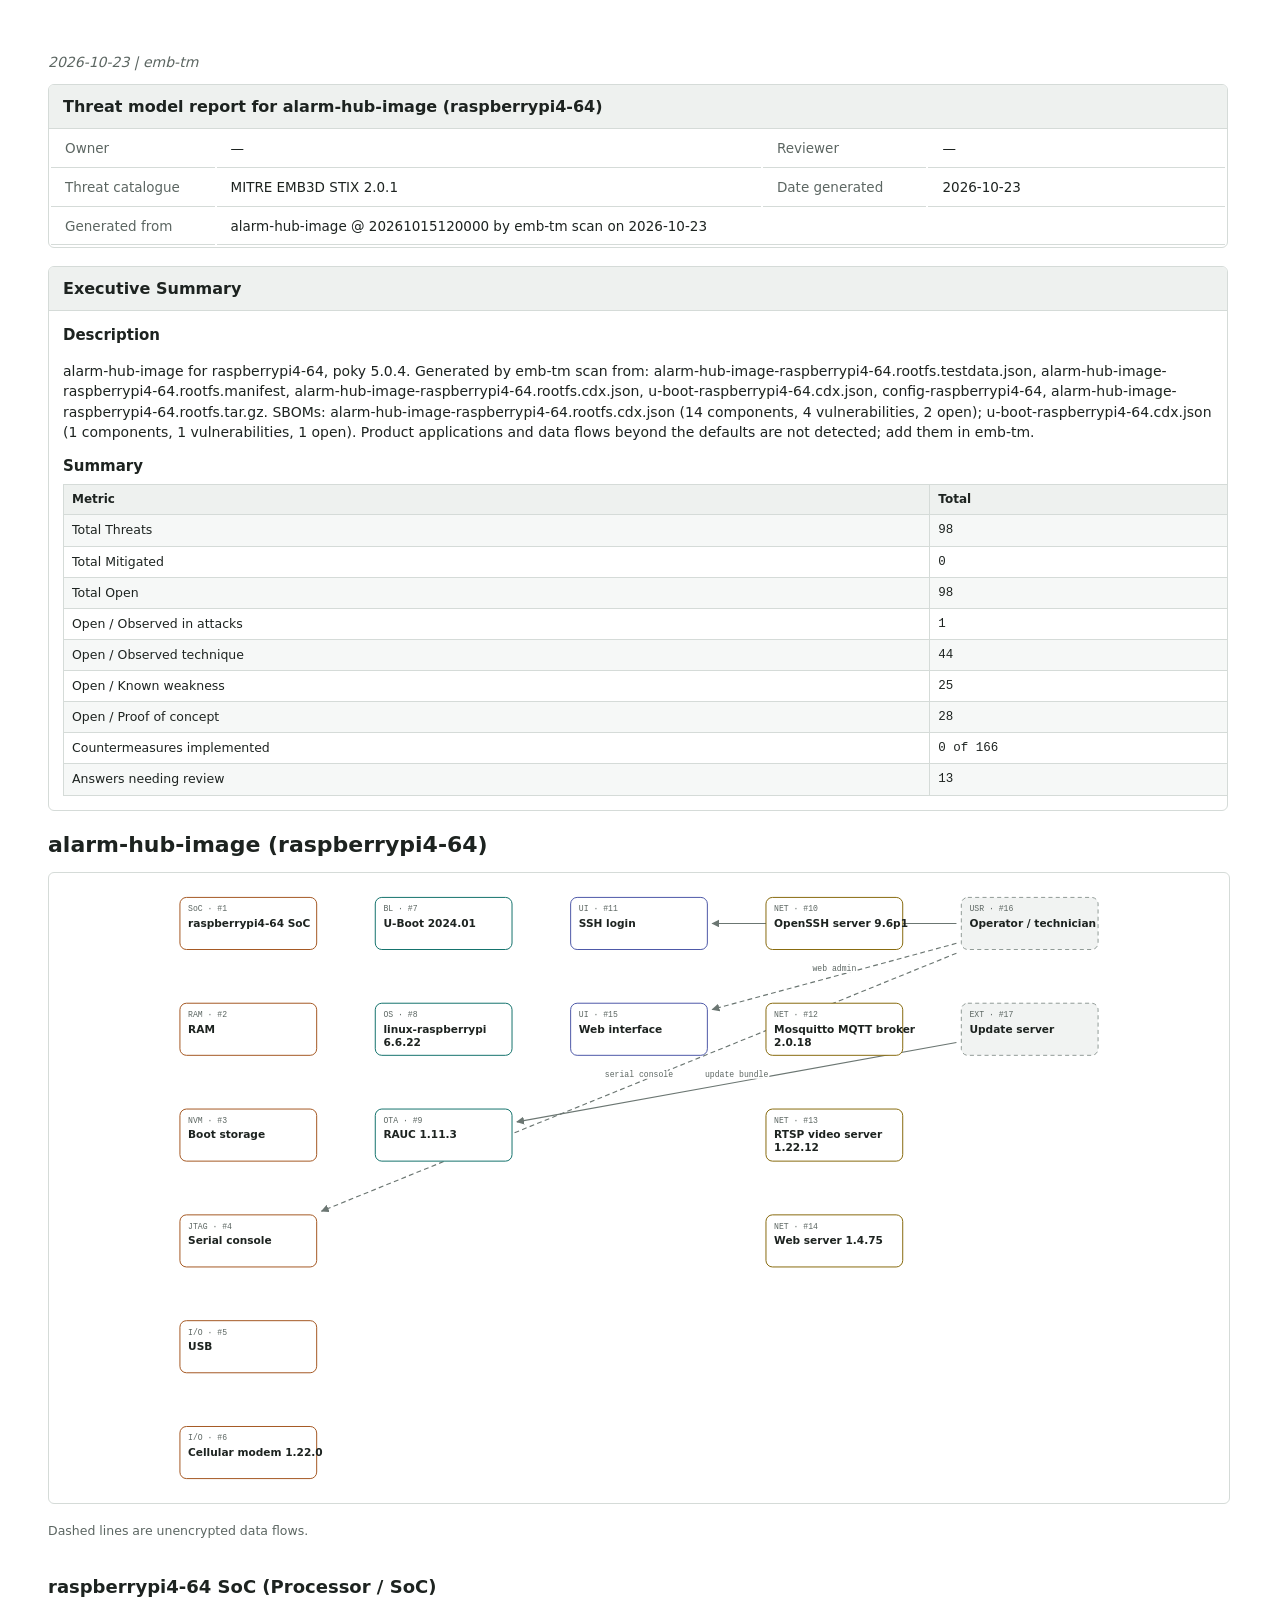
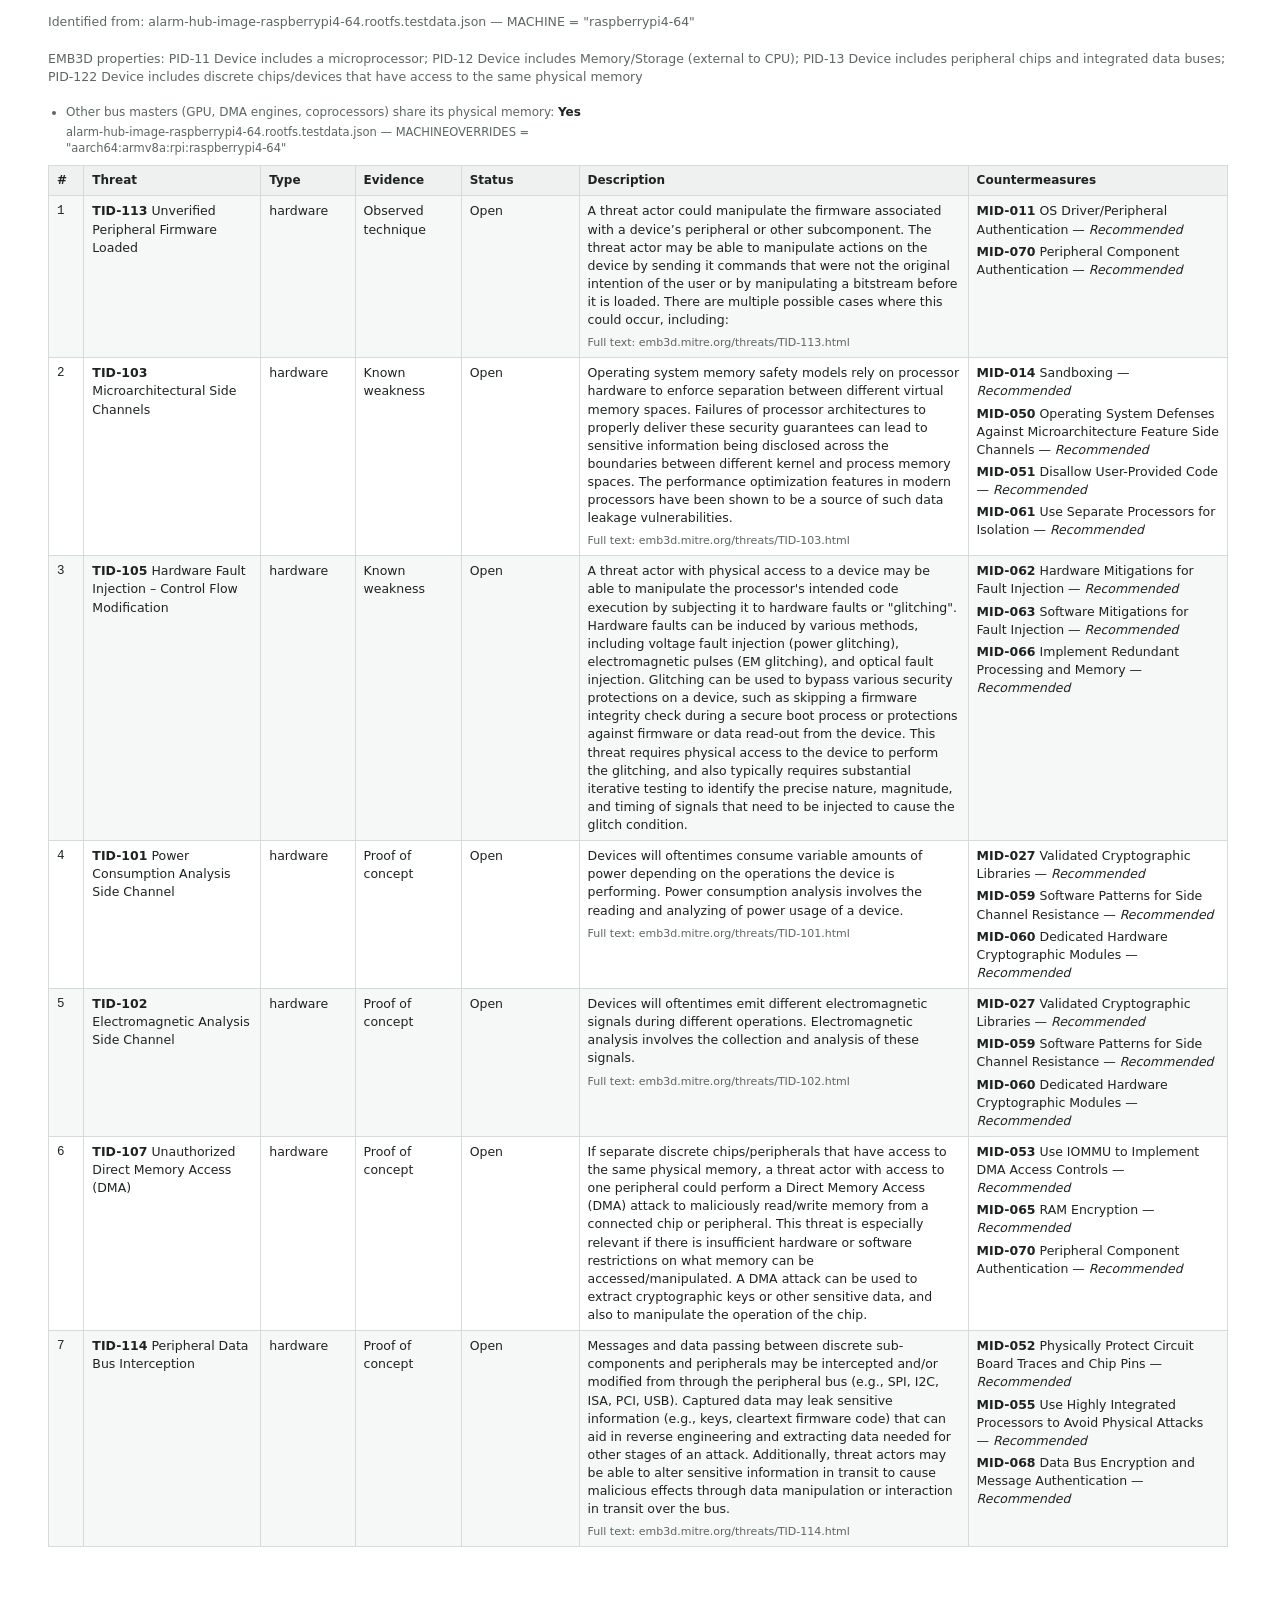
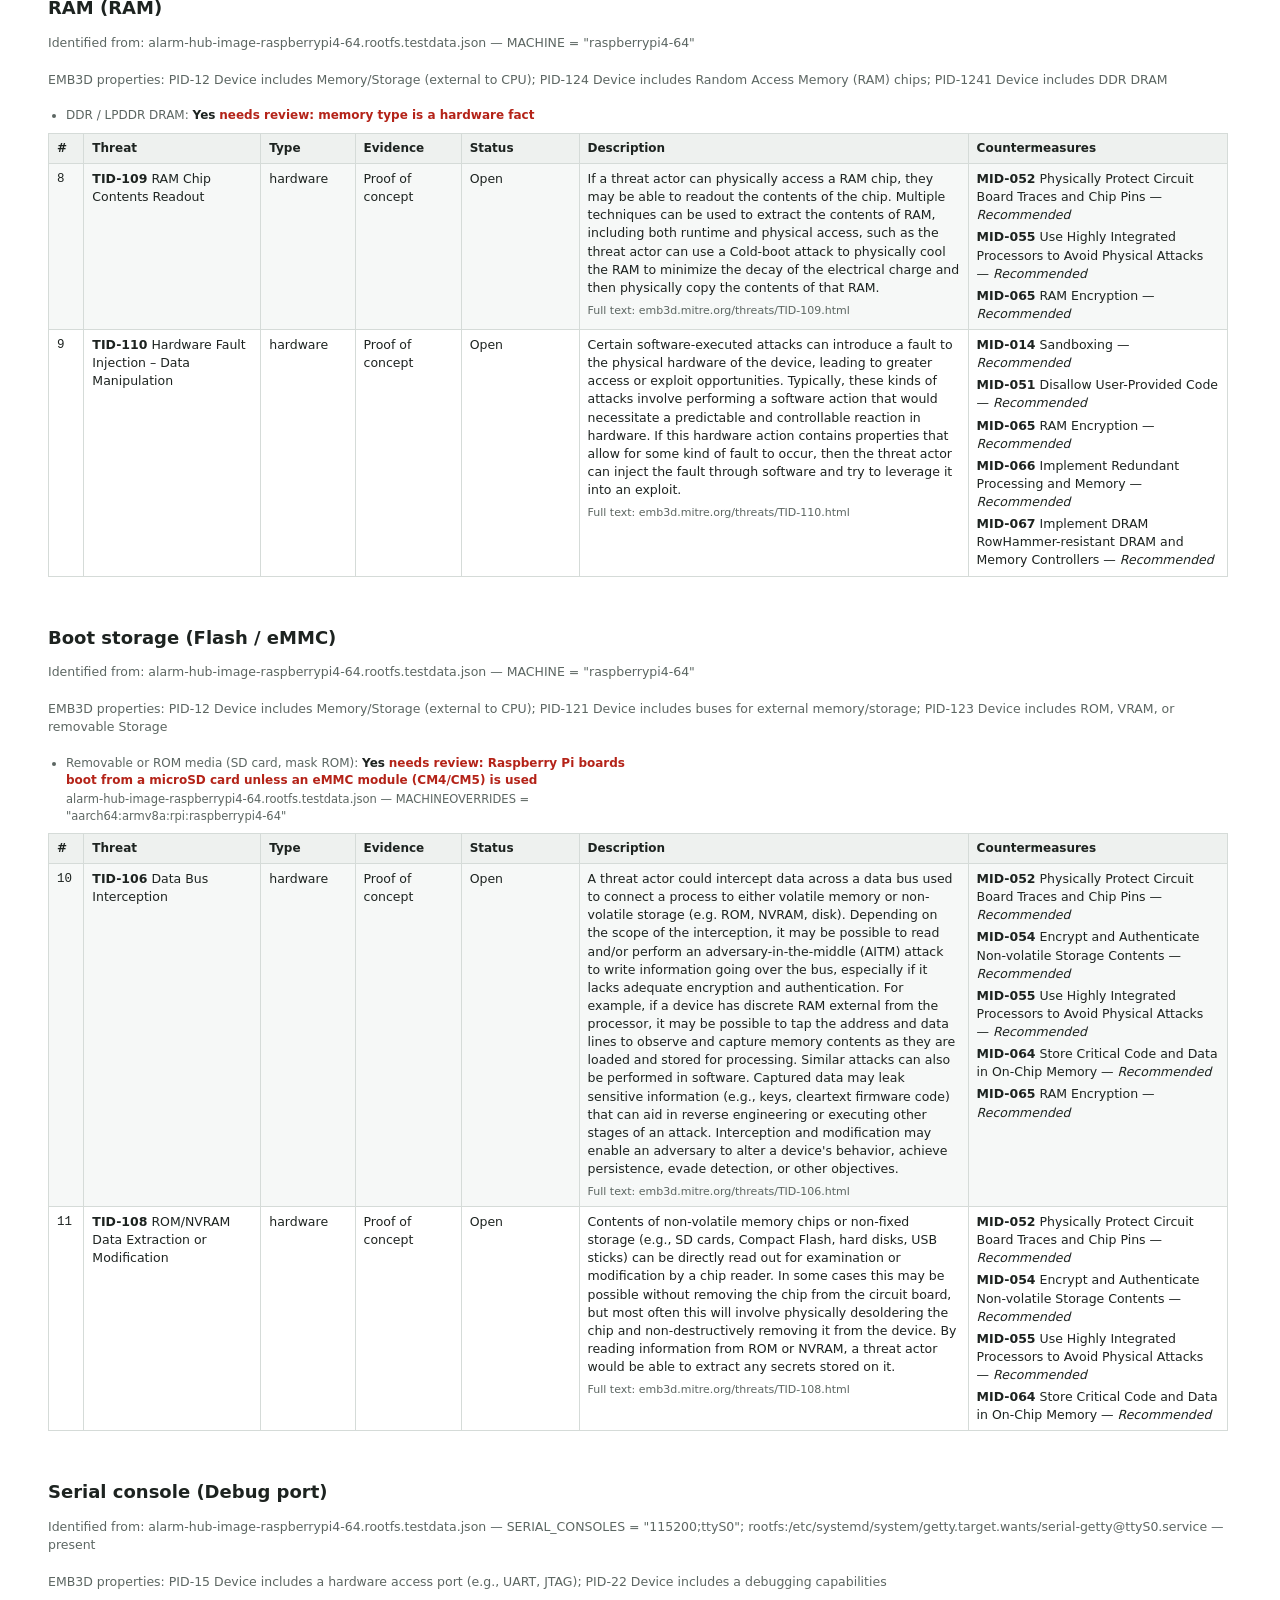
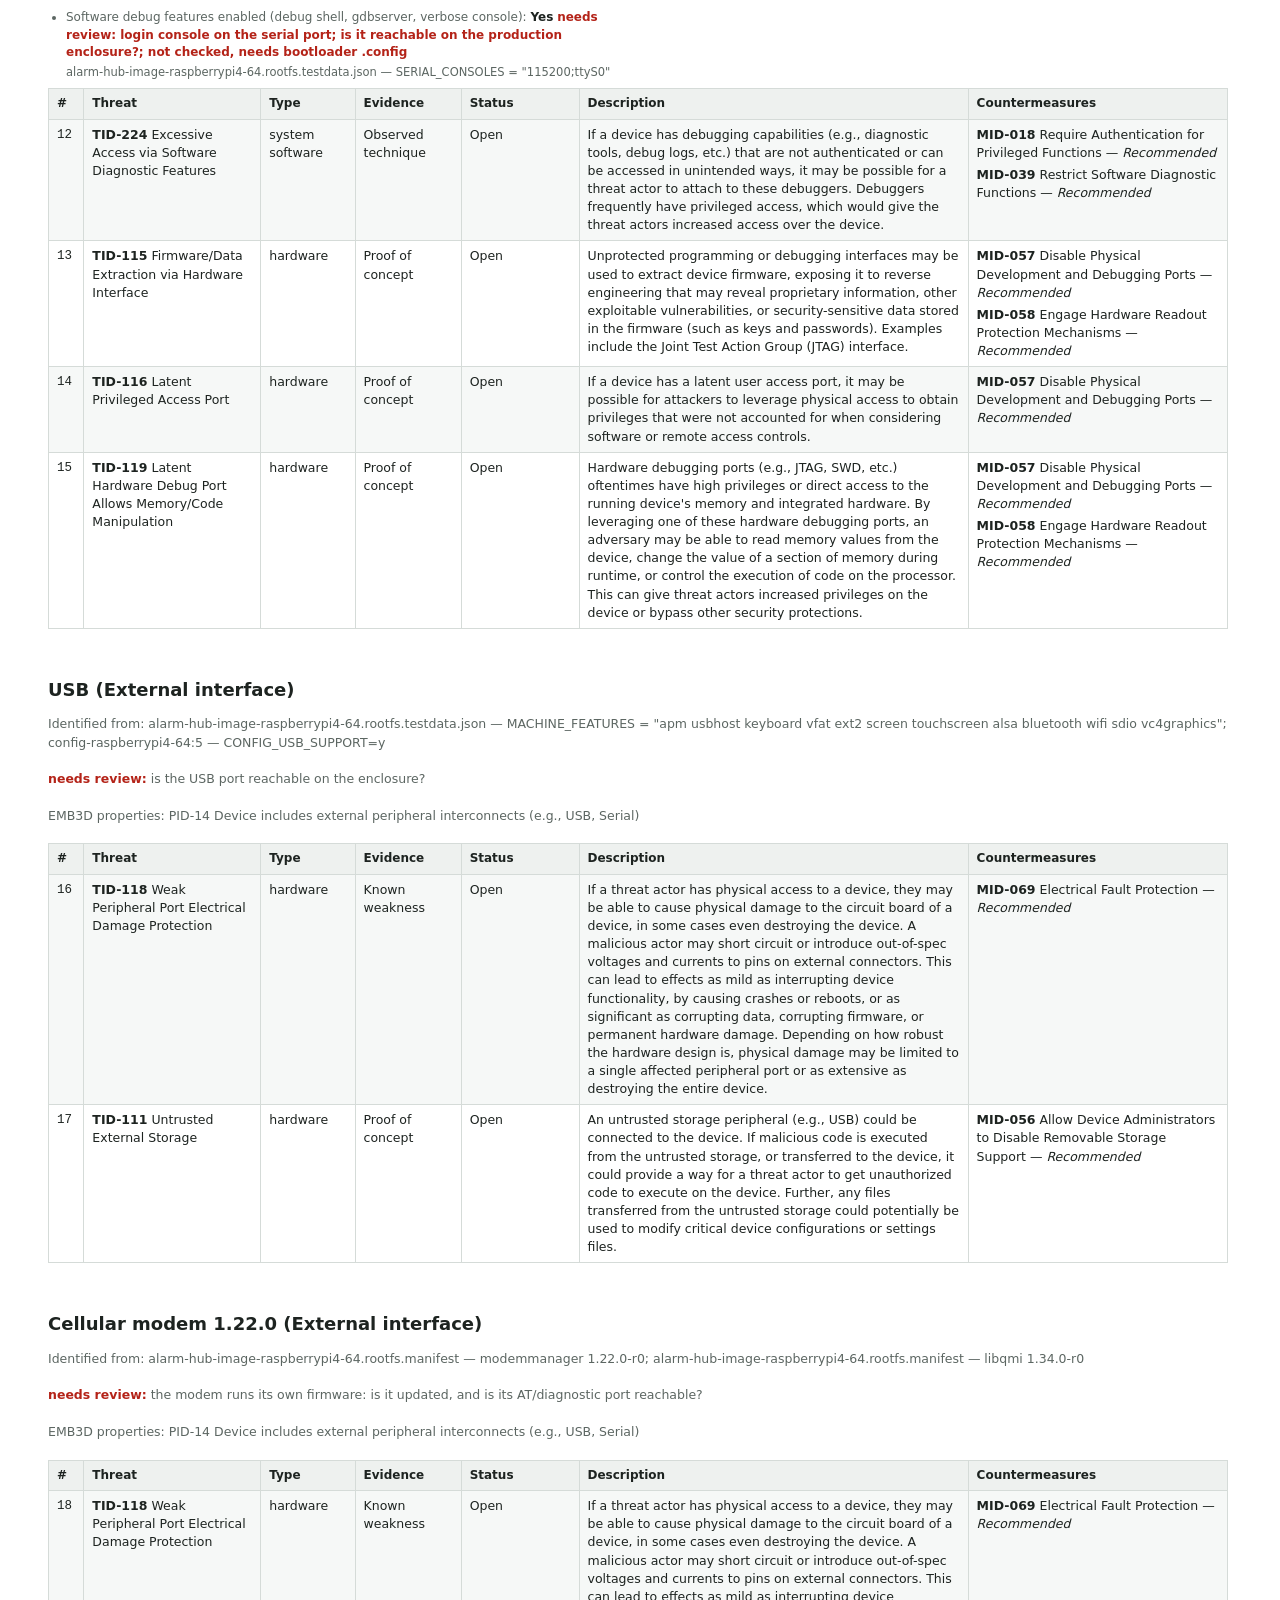
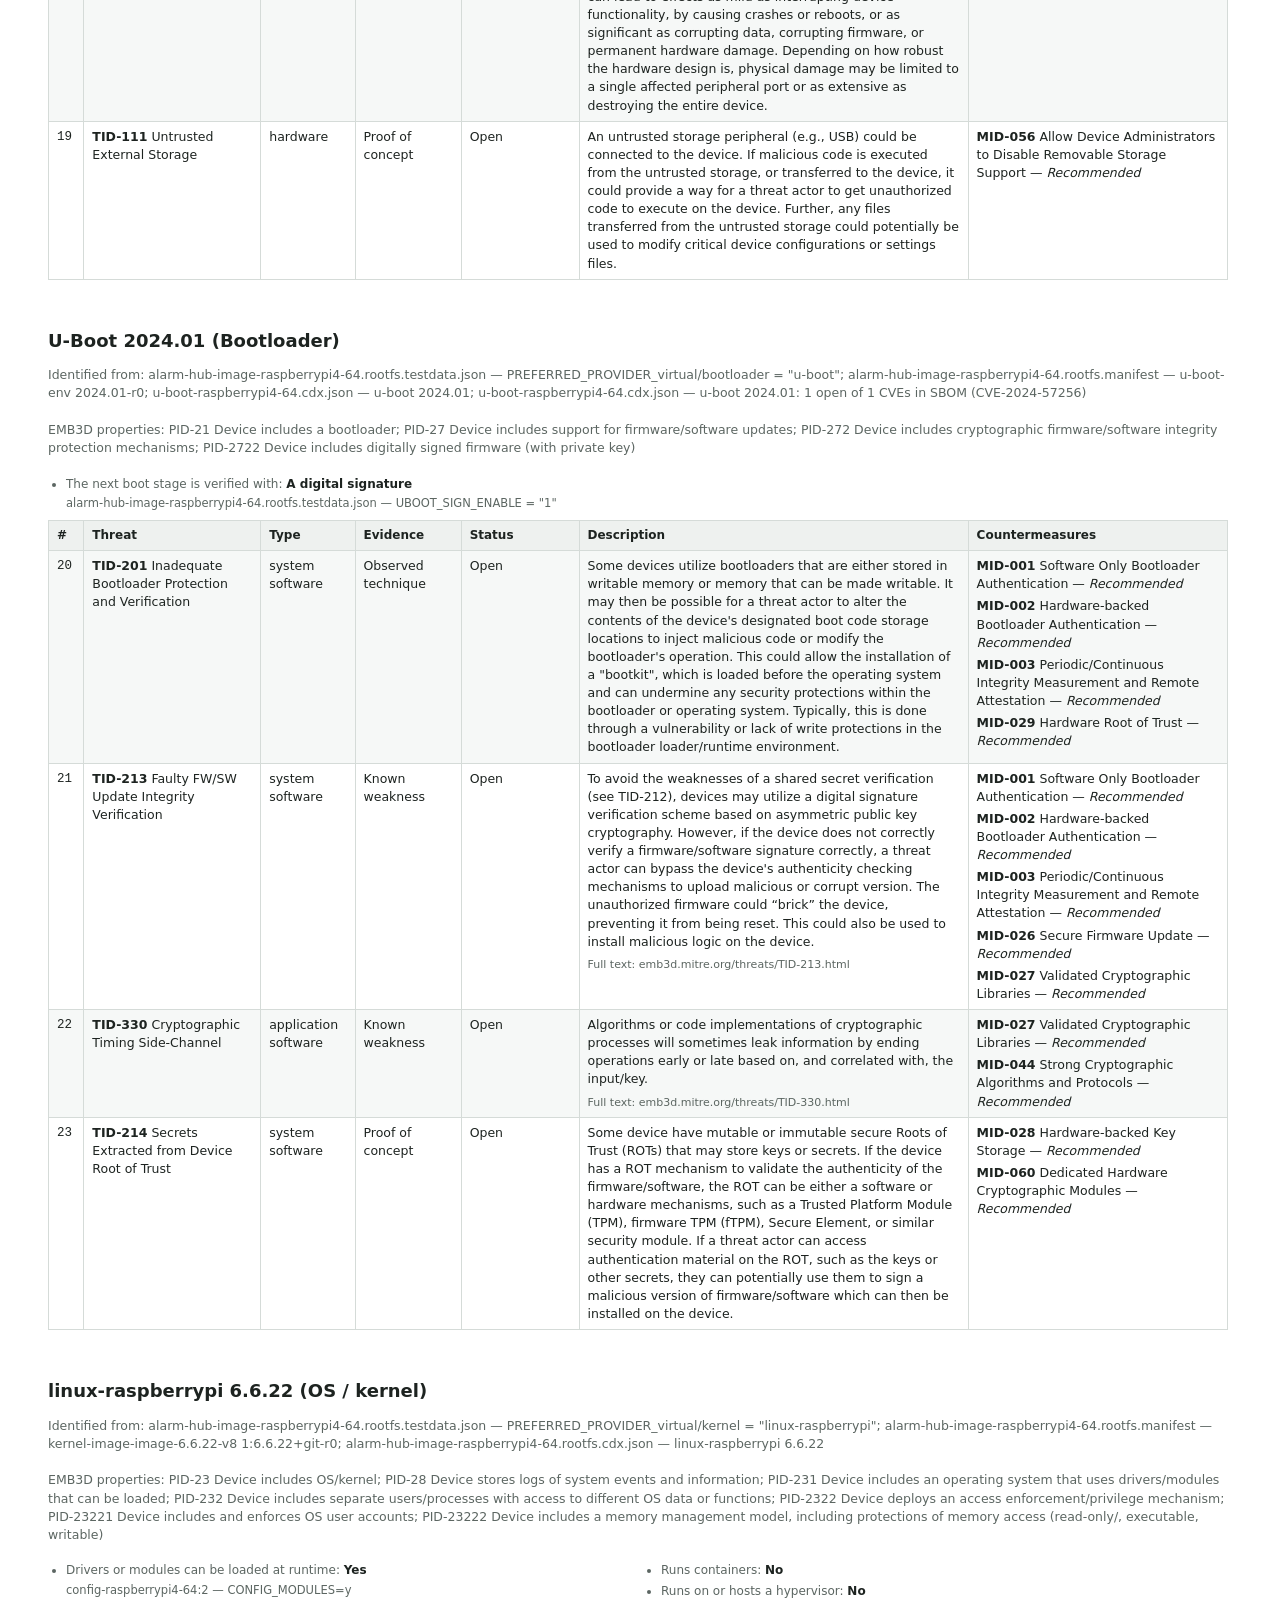
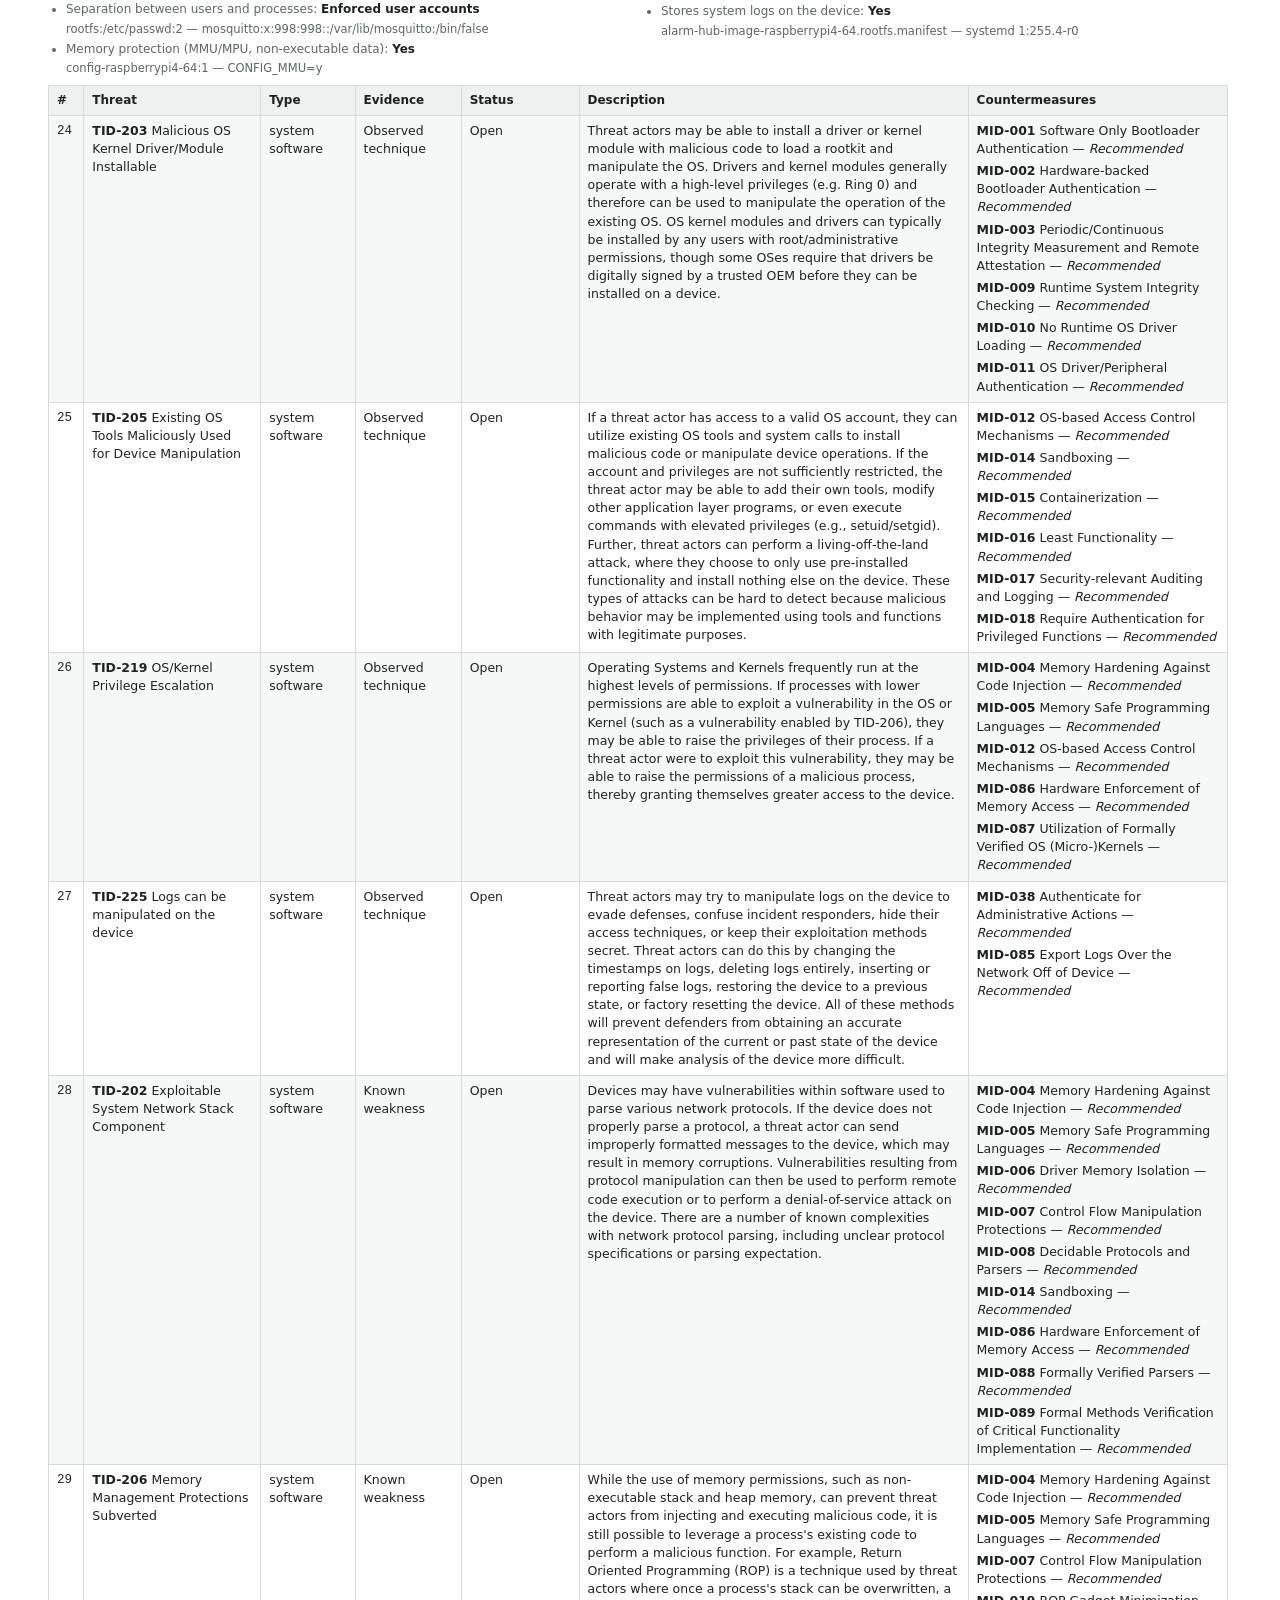
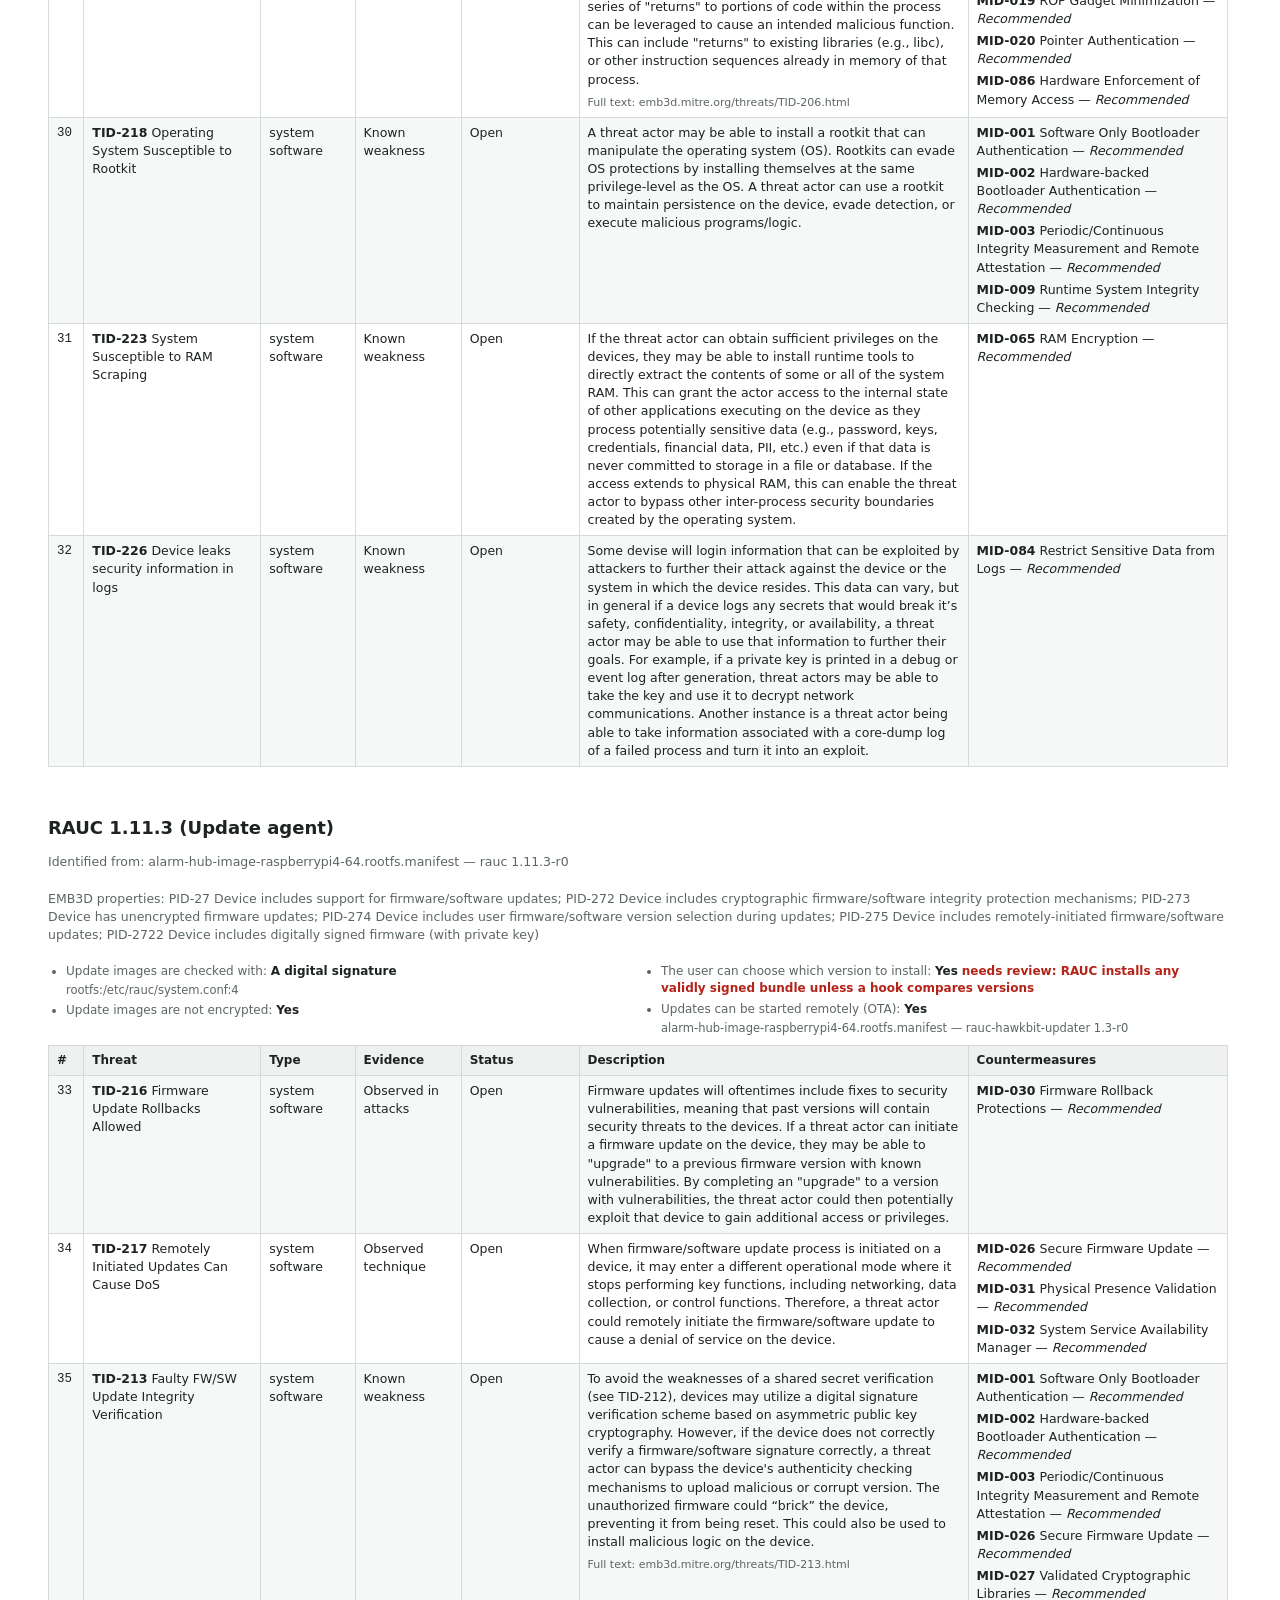
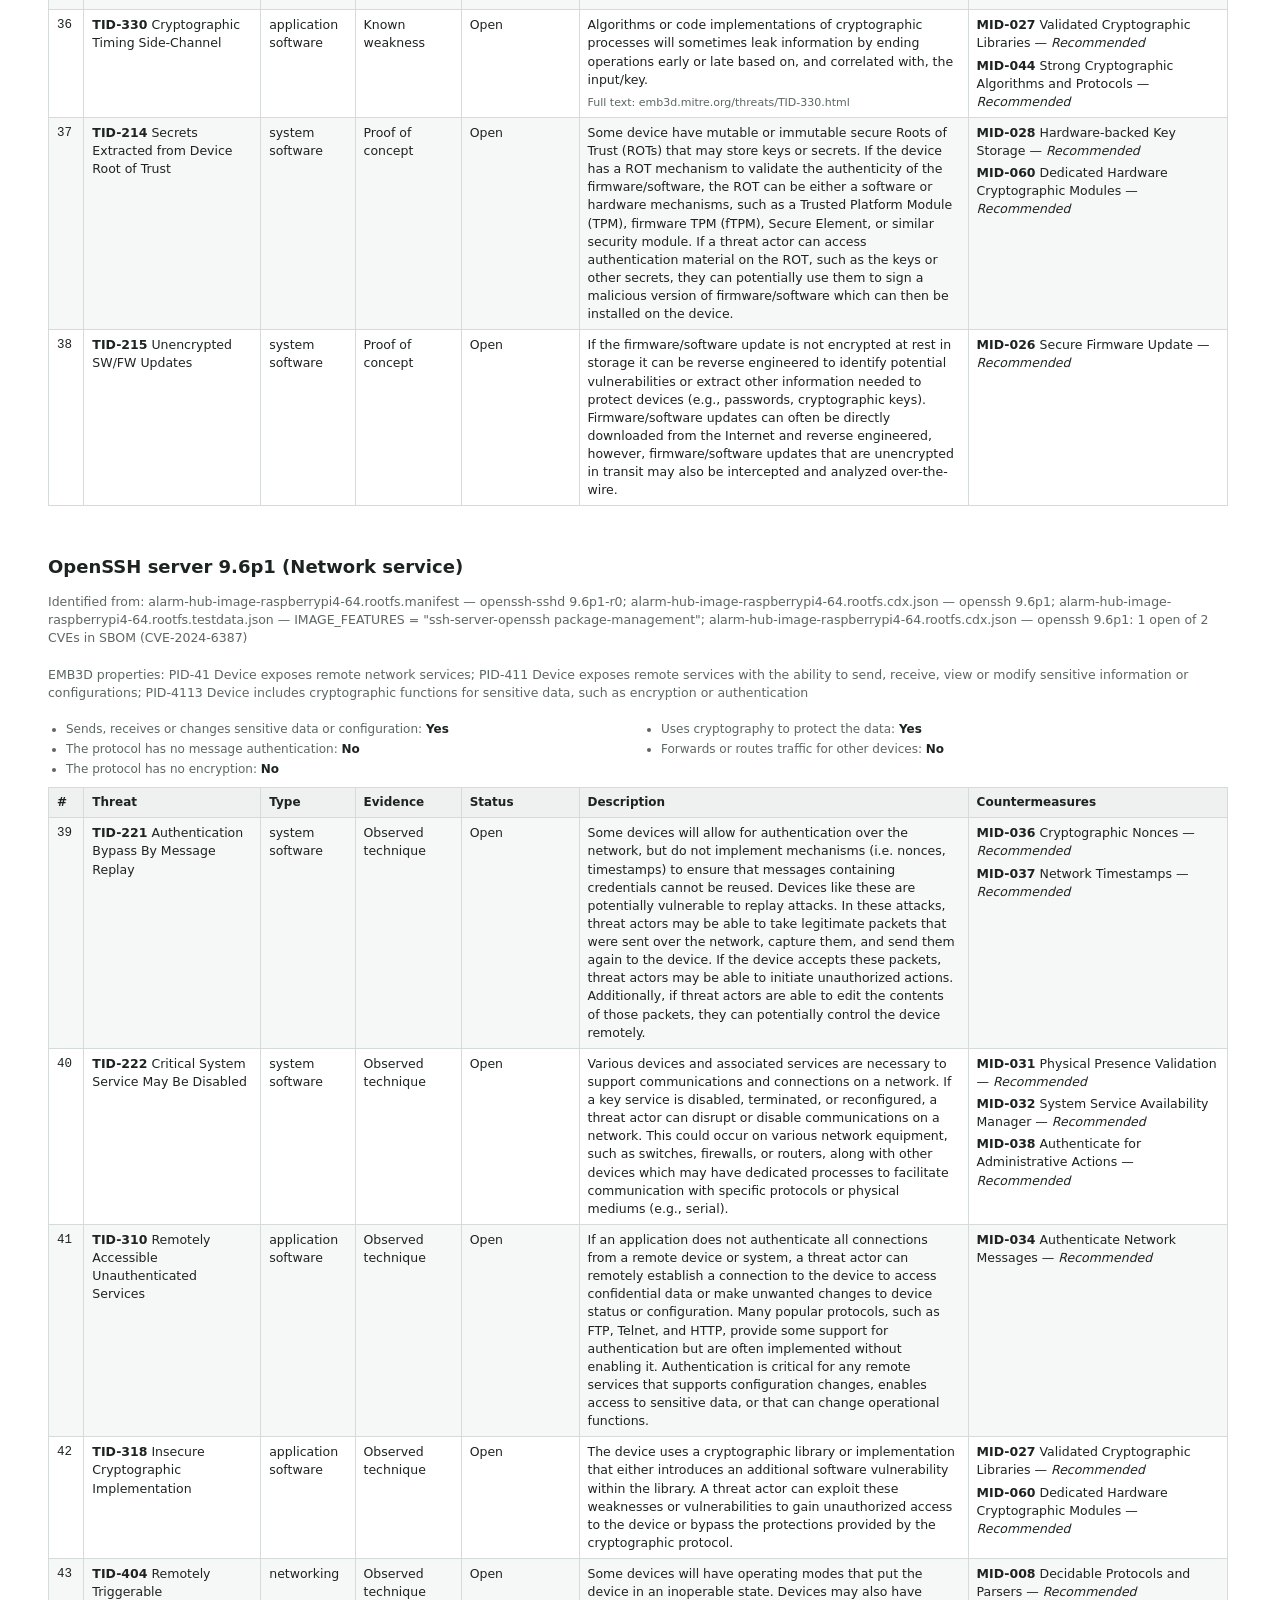
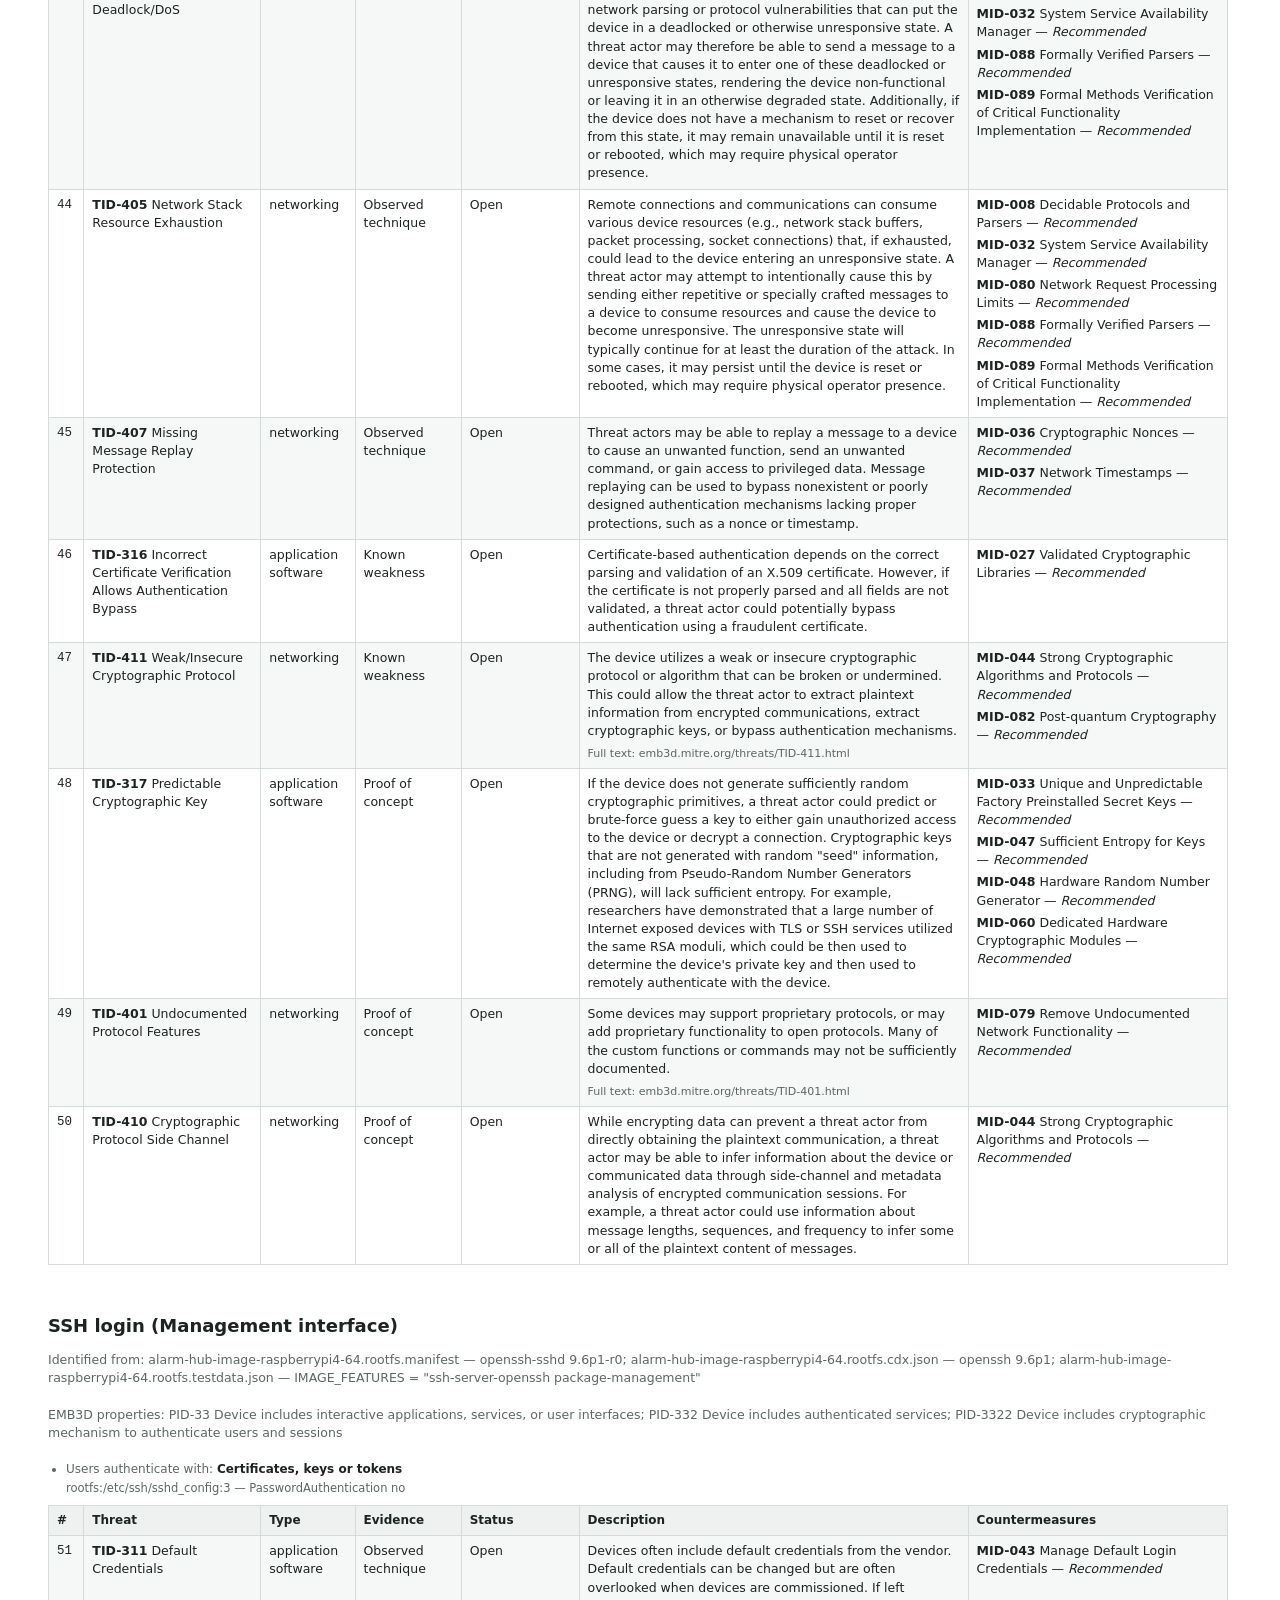
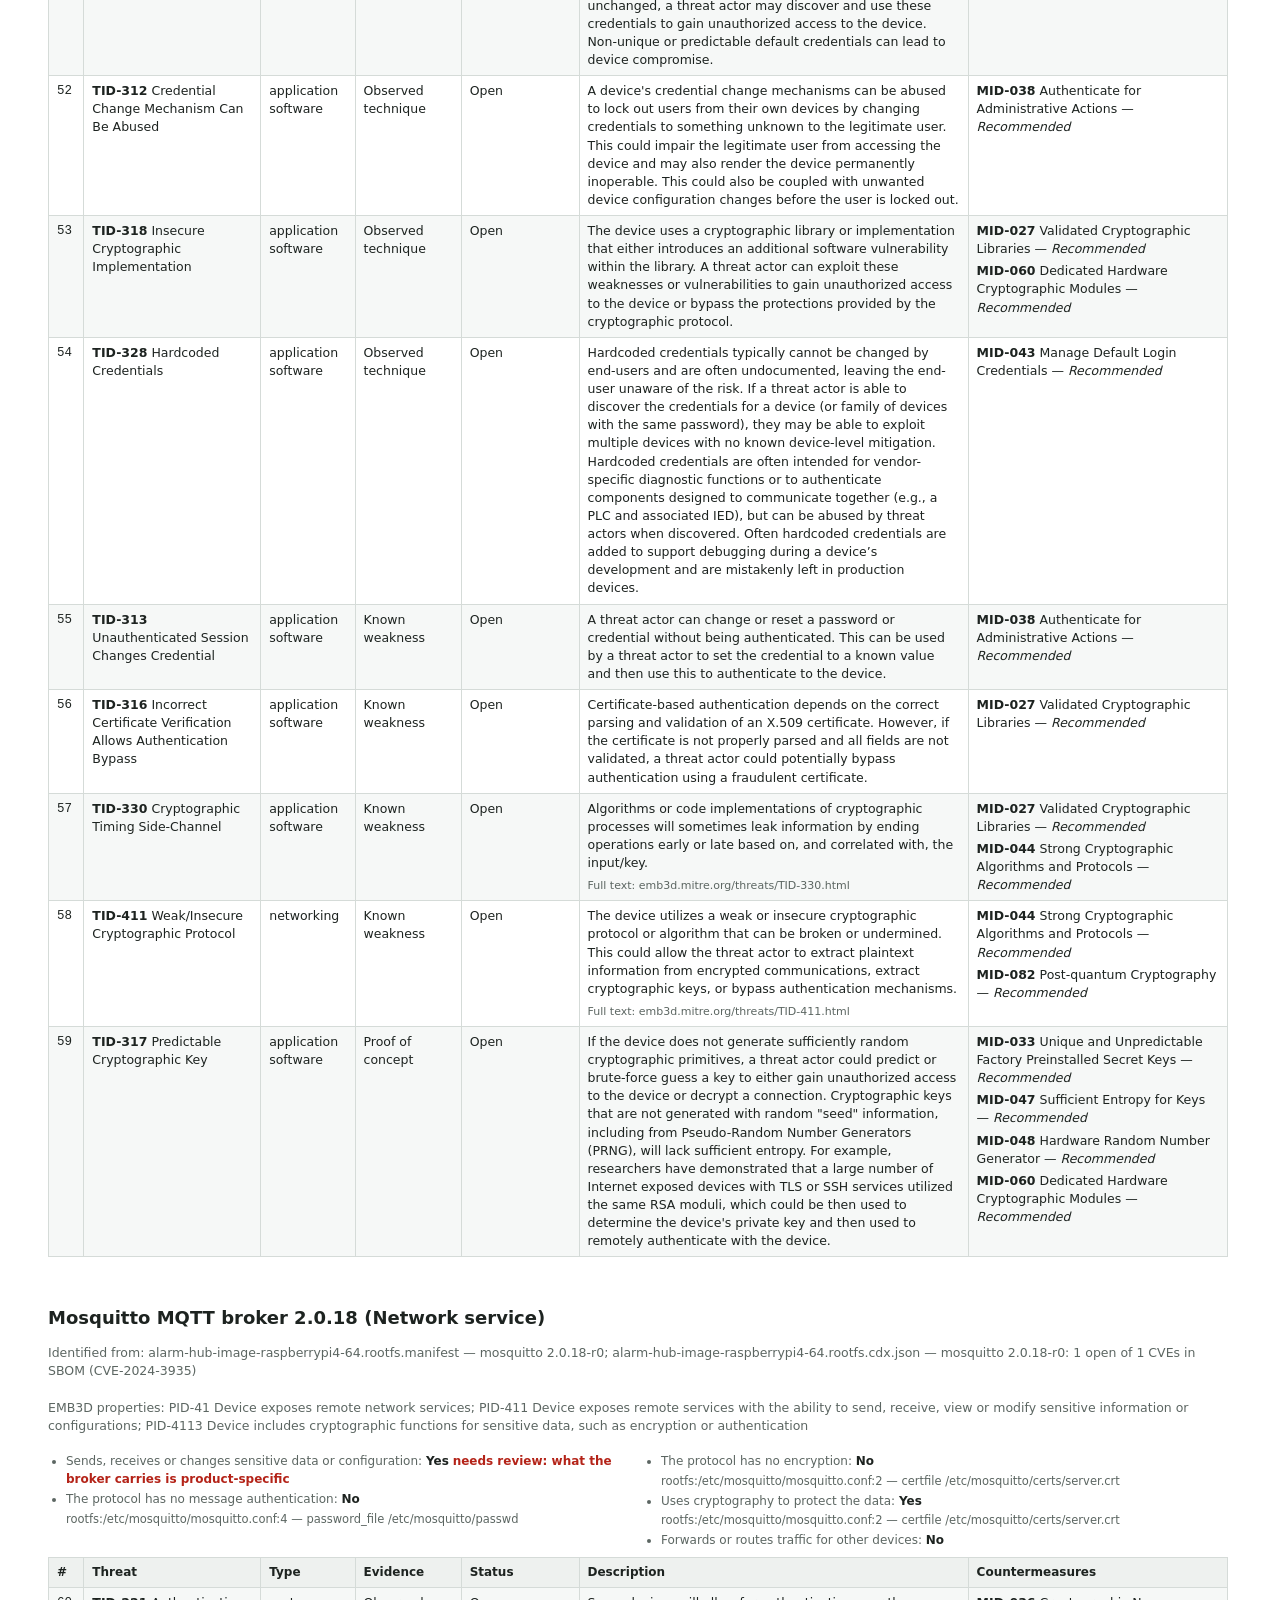
<file: examples/yocto-scan/alarm-hub-image.report.html>
<!doctype html>
<html lang="en"><head><meta charset="utf-8"><meta name="viewport" content="width=device-width, initial-scale=1">
<title>Threat model - alarm-hub-image (raspberrypi4-64)</title>
<style>
:root { --f-display: "IBM Plex Sans Condensed", "Arial Narrow", system-ui, sans-serif; --f-body: "IBM Plex Sans", system-ui, -apple-system, "Segoe UI", sans-serif;
  --f-mono: "IBM Plex Mono", ui-monospace, Menlo, monospace; --shadow: none; color-scheme: light; }
html, body { margin: 0; background: #fff; color: #1d2320; font-family: var(--f-body); font-size: 14px; line-height: 1.45; }
body { padding: 24px max(16px, env(safe-area-inset-left, 0px)); }
.small { font-size: 12.5px; } .muted { color: #5c6662; }

/* Report: layout follows OWASP Threat Dragon's report (cover card, executive summary, diagram, one threat table per element). */
.ropts { display: grid; gap: 10px; background: var(--panel); border: 1px solid var(--line); border-radius: 8px; padding: 12px 14px; margin-bottom: 18px; }
.ropt-row { display: flex; flex-wrap: wrap; gap: 8px 18px; align-items: center; }
.ropt-row .btn { margin-left: auto; }
.ropt-meta { display: grid; grid-template-columns: repeat(2, minmax(0, 1fr)); gap: 0 14px; }
.ropt-meta .wide { grid-column: 1 / -1; }
.ropt-meta textarea { border: 1px solid var(--line); background: var(--bg); border-radius: 6px; padding: 7px 9px; width: 100%; resize: vertical; }
.report { --r-ink: #1d2320; --r-muted: #5c6662; --r-line: #d5dbd8; --r-head: #eef1ef; --r-stripe: #f6f8f7; --r-card: #ffffff;
  background: var(--r-card); color: var(--r-ink); border-radius: 8px; padding: 28px 32px 40px; max-width: 1180px; box-shadow: var(--shadow); }
.report h2 { font-family: var(--f-display); font-size: 22px; margin: 0 0 12px; }
.report h3 { font-size: 18px; margin: 34px 0 6px; font-weight: 700; }
.report h4 { font-size: 15px; margin: 14px 0 6px; }
.rbrand { font-style: italic; color: var(--r-muted); margin: 0 0 12px; }
.rcard { border: 1px solid var(--r-line); border-radius: 6px; margin-bottom: 18px; overflow: hidden; }
.rcard-h { background: var(--r-head); padding: 10px 14px; font-weight: 600; font-size: 16px; border-bottom: 1px solid var(--r-line); }
.rcard > h4, .rcard > p, .rcard > table { margin-left: 14px; margin-right: 14px; }
.rcard > table.rkv { margin: 0; width: 100%; }
.rkv th, .rkv td { padding: 8px 14px; text-align: left; border-bottom: 1px solid var(--r-line); font-size: 13.5px; }
.rkv th { color: var(--r-muted); font-weight: 500; width: 14%; background: none; position: static; text-transform: none; letter-spacing: 0; font-family: var(--f-body); }
.rdesc { white-space: pre-wrap; }
.report table.rtable { border-collapse: collapse; width: 100%; min-width: 0; font-size: 12.5px; margin-bottom: 14px; }
.report .rtable th { background: var(--r-head); color: var(--r-ink); font-family: var(--f-body); font-size: 12px; text-transform: none; letter-spacing: 0; font-weight: 600; position: static; }
.report .rtable th, .report .rtable td { border: 1px solid var(--r-line); padding: 6px 8px; text-align: left; vertical-align: top; }
.report .rtable tbody tr:nth-child(odd) td { background: var(--r-stripe); }
.report .rtable tbody tr:hover { background: none; }
.report .rsum { width: auto; min-width: 22rem; }
.report td.num { font-family: var(--f-mono); }
.rprops { color: var(--r-muted); font-size: 12.5px; padding: 0 0 6px; }
.rcm + .rcm { margin-top: 4px; }
.ranswers { margin: 0 0 8px; padding-left: 18px; font-size: 12px; color: var(--r-muted); columns: 2; column-gap: 28px; }
.ranswers li { break-inside: avoid; margin-bottom: 3px; }
.ranswers b { color: var(--r-ink); font-weight: 600; }
.rflag { color: #b42318; font-weight: 600; }
.report .rthreats { table-layout: fixed; }
.report .rthreats td { overflow-wrap: anywhere; }
.rp { margin: 0; }
.rp + .rp { margin-top: 6px; }
.rmore { color: var(--r-muted); font-size: 11px; }
.rscroll { overflow-x: auto; }
@media screen and (max-width: 900px) { .rscroll .rtable { min-width: 760px; } }
.rwhy { color: var(--r-muted); font-size: 11.5px; margin-top: 2px; }
.report .muted { color: var(--r-muted); }
.rdiagram { width: 100%; height: auto; max-height: 70vh; border: 1px solid var(--r-line); border-radius: 6px; background: #fff; }
.rnode rect { fill: #fff; stroke: #8f9995; stroke-width: 1.2; }
.rnode.ext rect { fill: #f1f3f2; stroke-dasharray: 5 4; }
.rnode.dev rect { fill: #eef5ff; stroke: #1e6fd9; stroke-width: 2; } .rnode.k-Custom rect { stroke: #c0267a; }
.rnode.k-Hardware rect { stroke: #a3561f; } .rnode.k-System rect { stroke: #10706a; } .rnode.k-Application rect { stroke: #4a56a6; } .rnode.k-Networking rect { stroke: #86680a; }
.rtag { font-family: var(--f-mono); font-size: 10px; fill: #5c6662; }
.rname { font-family: var(--f-body); font-size: 13px; font-weight: 600; fill: #1d2320; }
.redge { stroke: #6b7672; stroke-width: 1.4; fill: none; }
.redge.plain { stroke-dasharray: 6 4; }
.rarrow { fill: #6b7672; }
.rlabel { font-family: var(--f-mono); font-size: 10px; fill: #5c6662; paint-order: stroke; stroke: #fff; stroke-width: 4px; }

@media print {
  @page { size: A4 landscape; margin: 12mm; }
  html, body { height: auto; background: #fff !important; }
  .bar, .no-print, #view-diagram, #view-threats, #view-cms, .overlay { display: none !important; }
  .app { display: block; height: auto; }
  .view, .tableview { display: block; overflow: visible; padding: 0 !important; height: auto; }
  #view-report[hidden] { display: none !important; }
  .report { box-shadow: none; padding: 0; max-width: none; border-radius: 0; }
  .rpage { break-before: page; }
  .rdiagram { max-height: 170mm; }
  .rentity { break-before: auto; }
  .rhead { break-after: avoid; break-inside: avoid; }

  .rscroll { overflow: visible; }
  .report .rtable thead { display: table-header-group; }
  .report .rtable tr { break-inside: avoid; }
  .report .rtable tbody tr:nth-child(odd) td { -webkit-print-color-adjust: exact; print-color-adjust: exact; }
  .rcard-h, .report .rtable th { -webkit-print-color-adjust: exact; print-color-adjust: exact; }
}
</style></head>
<body><article class="report"><p class="rbrand">2026-10-23 | emb-tm</p><div class="rcard"><div class="rcard-h">Threat model report for alarm-hub-image (raspberrypi4-64)</div><table class="rkv"><tbody><tr><th>Owner</th><td>—</td><th>Reviewer</th><td>—</td></tr><tr><th>Threat catalogue</th><td>MITRE EMB3D STIX 2.0.1</td><th>Date generated</th><td>2026-10-23</td></tr><tr><th>Generated from</th><td colspan="3">alarm-hub-image @ 20261015120000 by emb-tm scan on 2026-10-23</td></tr></tbody></table></div><div class="rcard"><div class="rcard-h">Executive Summary</div><h4>Description</h4><p class="rdesc">alarm-hub-image for raspberrypi4-64, poky 5.0.4. Generated by emb-tm scan from: alarm-hub-image-raspberrypi4-64.rootfs.testdata.json, alarm-hub-image-raspberrypi4-64.rootfs.manifest, alarm-hub-image-raspberrypi4-64.rootfs.cdx.json, u-boot-raspberrypi4-64.cdx.json, config-raspberrypi4-64, alarm-hub-image-raspberrypi4-64.rootfs.tar.gz. SBOMs: alarm-hub-image-raspberrypi4-64.rootfs.cdx.json (14 components, 4 vulnerabilities, 2 open); u-boot-raspberrypi4-64.cdx.json (1 components, 1 vulnerabilities, 1 open). Product applications and data flows beyond the defaults are not detected; add them in emb-tm.</p><h4>Summary</h4><table class="rtable rsum"><thead><tr><th>Metric</th><th>Total</th></tr></thead><tbody><tr><td>Total Threats</td><td class="num">98</td></tr><tr><td>Total Mitigated</td><td class="num">0</td></tr><tr><td>Total Open</td><td class="num">98</td></tr><tr><td>Open / Observed in attacks</td><td class="num">1</td></tr><tr><td>Open / Observed technique</td><td class="num">44</td></tr><tr><td>Open / Known weakness</td><td class="num">25</td></tr><tr><td>Open / Proof of concept</td><td class="num">28</td></tr><tr><td>Countermeasures implemented</td><td class="num">0 of 166</td></tr><tr><td>Answers needing review</td><td class="num">13</td></tr></tbody></table></div><section class="rpage"><h2>alarm-hub-image (raspberrypi4-64)</h2><svg class="rdiagram" viewBox="270 30 1188 774" role="img" aria-label="alarm-hub-image (raspberrypi4-64) diagram"><defs><marker id="rarr-p1" viewBox="0 0 10 10" refX="9" refY="5" markerWidth="7" markerHeight="7" orient="auto-start-reverse"><path d="M0,0 L10,5 L0,10 z" class="rarrow"></path></marker></defs><line class="redge" x1="1254" y1="92" x2="954" y2="92" marker-end="url(#rarr-p1)"></line><text class="rlabel" x="1104" y="86" text-anchor="middle">SSH</text><line class="redge plain" x1="1254" y1="116.375" x2="954" y2="197.625" marker-end="url(#rarr-p1)"></line><text class="rlabel" x="1104" y="151" text-anchor="middle">web admin</text><line class="redge plain" x1="1254" y1="128.5625" x2="474" y2="445.4375" marker-end="url(#rarr-p1)"></line><text class="rlabel" x="864" y="281" text-anchor="middle">serial console</text><line class="redge" x1="1254" y1="238.25" x2="714" y2="335.75" marker-end="url(#rarr-p1)"></line><text class="rlabel" x="984" y="281" text-anchor="middle">update bundle</text><g class="rnode k-Hardware"><rect x="300" y="60" width="168" height="64" rx="8"></rect><text class="rtag" x="310" y="77">SoC · #1</text><text class="rname" x="310" y="96">raspberrypi4-64 SoC</text></g><g class="rnode k-Hardware"><rect x="300" y="190" width="168" height="64" rx="8"></rect><text class="rtag" x="310" y="207">RAM · #2</text><text class="rname" x="310" y="226">RAM</text></g><g class="rnode k-Hardware"><rect x="300" y="320" width="168" height="64" rx="8"></rect><text class="rtag" x="310" y="337">NVM · #3</text><text class="rname" x="310" y="356">Boot storage</text></g><g class="rnode k-Hardware"><rect x="300" y="450" width="168" height="64" rx="8"></rect><text class="rtag" x="310" y="467">JTAG · #4</text><text class="rname" x="310" y="486">Serial console</text></g><g class="rnode k-Hardware"><rect x="300" y="580" width="168" height="64" rx="8"></rect><text class="rtag" x="310" y="597">I/O · #5</text><text class="rname" x="310" y="616">USB</text></g><g class="rnode k-Hardware"><rect x="300" y="710" width="168" height="64" rx="8"></rect><text class="rtag" x="310" y="727">I/O · #6</text><text class="rname" x="310" y="746">Cellular modem 1.22.0</text></g><g class="rnode k-System"><rect x="540" y="60" width="168" height="64" rx="8"></rect><text class="rtag" x="550" y="77">BL · #7</text><text class="rname" x="550" y="96">U-Boot 2024.01</text></g><g class="rnode k-System"><rect x="540" y="190" width="168" height="64" rx="8"></rect><text class="rtag" x="550" y="207">OS · #8</text><text class="rname" x="550" y="226">linux-raspberrypi</text><text class="rname" x="550" y="242">6.6.22</text></g><g class="rnode k-System"><rect x="540" y="320" width="168" height="64" rx="8"></rect><text class="rtag" x="550" y="337">OTA · #9</text><text class="rname" x="550" y="356">RAUC 1.11.3</text></g><g class="rnode k-Networking"><rect x="1020" y="60" width="168" height="64" rx="8"></rect><text class="rtag" x="1030" y="77">NET · #10</text><text class="rname" x="1030" y="96">OpenSSH server 9.6p1</text></g><g class="rnode k-Application"><rect x="780" y="60" width="168" height="64" rx="8"></rect><text class="rtag" x="790" y="77">UI · #11</text><text class="rname" x="790" y="96">SSH login</text></g><g class="rnode k-Networking"><rect x="1020" y="190" width="168" height="64" rx="8"></rect><text class="rtag" x="1030" y="207">NET · #12</text><text class="rname" x="1030" y="226">Mosquitto MQTT broker</text><text class="rname" x="1030" y="242">2.0.18</text></g><g class="rnode k-Networking"><rect x="1020" y="320" width="168" height="64" rx="8"></rect><text class="rtag" x="1030" y="337">NET · #13</text><text class="rname" x="1030" y="356">RTSP video server</text><text class="rname" x="1030" y="372">1.22.12</text></g><g class="rnode k-Networking"><rect x="1020" y="450" width="168" height="64" rx="8"></rect><text class="rtag" x="1030" y="467">NET · #14</text><text class="rname" x="1030" y="486">Web server 1.4.75</text></g><g class="rnode k-Application"><rect x="780" y="190" width="168" height="64" rx="8"></rect><text class="rtag" x="790" y="207">UI · #15</text><text class="rname" x="790" y="226">Web interface</text></g><g class="rnode k-External ext"><rect x="1260" y="60" width="168" height="64" rx="8"></rect><text class="rtag" x="1270" y="77">USR · #16</text><text class="rname" x="1270" y="96">Operator / technician</text></g><g class="rnode k-External ext"><rect x="1260" y="190" width="168" height="64" rx="8"></rect><text class="rtag" x="1270" y="207">EXT · #17</text><text class="rname" x="1270" y="226">Update server</text></g></svg><p class="small muted">Dashed lines are unencrypted data flows.</p></section><section class="rentity"><div class="rhead"><h3>raspberrypi4-64 SoC (Processor / SoC)</h3><p class="rprops">Identified from: alarm-hub-image-raspberrypi4-64.rootfs.testdata.json — MACHINE = &quot;raspberrypi4-64&quot;</p><p class="rprops">EMB3D properties: PID-11 Device includes a microprocessor; PID-12 Device includes Memory/Storage (external to CPU); PID-13 Device includes peripheral chips and integrated data buses; PID-122 Device includes discrete chips/devices that have access to the same physical memory</p><ul class="ranswers"><li><span class="rq">Other bus masters (GPU, DMA engines, coprocessors) share its physical memory:</span> <b>Yes</b><div class="rwhy">alarm-hub-image-raspberrypi4-64.rootfs.testdata.json — MACHINEOVERRIDES = &quot;aarch64:armv8a:rpi:raspberrypi4-64&quot;</div></li></ul></div><div class="rscroll"><table class="rtable rthreats"><colgroup><col style="width:3%"><col style="width:15%"><col style="width:8%"><col style="width:9%"><col style="width:10%"><col style="width:33%"><col style="width:22%"></colgroup><thead><tr><th>#</th><th>Threat</th><th>Type</th><th>Evidence</th><th>Status</th><th>Description</th><th>Countermeasures</th></tr></thead><tbody><tr><td class="num">1</td><td><b>TID-113</b> Unverified Peripheral Firmware Loaded</td><td>hardware</td><td>Observed technique</td><td>Open</td><td><p class="rp">A threat actor could manipulate the firmware associated with a device’s peripheral or other subcomponent. The threat actor may be able to manipulate actions on the device by sending it commands that were not the original intention of the user or by manipulating a bitstream before it is loaded. There are multiple possible cases where this could occur, including:</p><p class="rp rmore">Full text: emb3d.mitre.org/threats/TID-113.html</p></td><td><div class="rcm"><b>MID-011</b> OS Driver/Peripheral Authentication — <i>Recommended</i></div><div class="rcm"><b>MID-070</b> Peripheral Component Authentication — <i>Recommended</i></div></td></tr><tr><td class="num">2</td><td><b>TID-103</b> Microarchitectural Side Channels</td><td>hardware</td><td>Known weakness</td><td>Open</td><td><p class="rp">Operating system memory safety models rely on processor hardware to enforce separation between different virtual memory spaces. Failures of processor architectures to properly deliver these security guarantees can lead to sensitive information being disclosed across the boundaries between different kernel and process memory spaces. The performance optimization features in modern processors have been shown to be a source of such data leakage vulnerabilities.</p><p class="rp rmore">Full text: emb3d.mitre.org/threats/TID-103.html</p></td><td><div class="rcm"><b>MID-014</b> Sandboxing — <i>Recommended</i></div><div class="rcm"><b>MID-050</b> Operating System Defenses Against Microarchitecture Feature Side Channels — <i>Recommended</i></div><div class="rcm"><b>MID-051</b> Disallow User-Provided Code — <i>Recommended</i></div><div class="rcm"><b>MID-061</b> Use Separate Processors for Isolation — <i>Recommended</i></div></td></tr><tr><td class="num">3</td><td><b>TID-105</b> Hardware Fault Injection – Control Flow Modification</td><td>hardware</td><td>Known weakness</td><td>Open</td><td><p class="rp">A threat actor with physical access to a device may be able to manipulate the processor&#39;s intended code execution by subjecting it to hardware faults or &quot;glitching&quot;. Hardware faults can be induced by various methods, including voltage fault injection (power glitching), electromagnetic pulses (EM glitching), and optical fault injection. Glitching can be used to bypass various security protections on a device, such as skipping a firmware integrity check during a secure boot process or protections against firmware or data read-out from the device. This threat requires physical access to the device to perform the glitching, and also typically requires substantial iterative testing to identify the precise nature, magnitude, and timing of signals that need to be injected to cause the glitch condition.</p></td><td><div class="rcm"><b>MID-062</b> Hardware Mitigations for Fault Injection — <i>Recommended</i></div><div class="rcm"><b>MID-063</b> Software Mitigations for Fault Injection — <i>Recommended</i></div><div class="rcm"><b>MID-066</b> Implement Redundant Processing and Memory — <i>Recommended</i></div></td></tr><tr><td class="num">4</td><td><b>TID-101</b> Power Consumption Analysis Side Channel</td><td>hardware</td><td>Proof of concept</td><td>Open</td><td><p class="rp">Devices will oftentimes consume variable amounts of power depending on the operations the device is performing. Power consumption analysis involves the reading and analyzing of power usage of a device.</p><p class="rp rmore">Full text: emb3d.mitre.org/threats/TID-101.html</p></td><td><div class="rcm"><b>MID-027</b> Validated Cryptographic Libraries — <i>Recommended</i></div><div class="rcm"><b>MID-059</b> Software Patterns for Side Channel Resistance — <i>Recommended</i></div><div class="rcm"><b>MID-060</b> Dedicated Hardware Cryptographic Modules — <i>Recommended</i></div></td></tr><tr><td class="num">5</td><td><b>TID-102</b> Electromagnetic Analysis Side Channel</td><td>hardware</td><td>Proof of concept</td><td>Open</td><td><p class="rp">Devices will oftentimes emit different electromagnetic signals during different operations. Electromagnetic analysis involves the collection and analysis of these signals.</p><p class="rp rmore">Full text: emb3d.mitre.org/threats/TID-102.html</p></td><td><div class="rcm"><b>MID-027</b> Validated Cryptographic Libraries — <i>Recommended</i></div><div class="rcm"><b>MID-059</b> Software Patterns for Side Channel Resistance — <i>Recommended</i></div><div class="rcm"><b>MID-060</b> Dedicated Hardware Cryptographic Modules — <i>Recommended</i></div></td></tr><tr><td class="num">6</td><td><b>TID-107</b> Unauthorized Direct Memory Access (DMA)</td><td>hardware</td><td>Proof of concept</td><td>Open</td><td><p class="rp">If separate discrete chips/peripherals that have access to the same physical memory, a threat actor with access to one peripheral could perform a Direct Memory Access (DMA) attack to maliciously read/write memory from a connected chip or peripheral. This threat is especially relevant if there is insufficient hardware or software restrictions on what memory can be accessed/manipulated. A DMA attack can be used to extract cryptographic keys or other sensitive data, and also to manipulate the operation of the chip.</p></td><td><div class="rcm"><b>MID-053</b> Use IOMMU to Implement DMA Access Controls — <i>Recommended</i></div><div class="rcm"><b>MID-065</b> RAM Encryption — <i>Recommended</i></div><div class="rcm"><b>MID-070</b> Peripheral Component Authentication — <i>Recommended</i></div></td></tr><tr><td class="num">7</td><td><b>TID-114</b> Peripheral Data Bus Interception</td><td>hardware</td><td>Proof of concept</td><td>Open</td><td><p class="rp">Messages and data passing between discrete sub-components and peripherals may be intercepted and/or modified from through the peripheral bus (e.g., SPI, I2C, ISA, PCI, USB). Captured data may leak sensitive information (e.g., keys, cleartext firmware code) that can aid in reverse engineering and extracting data needed for other stages of an attack. Additionally, threat actors may be able to alter sensitive information in transit to cause malicious effects through data manipulation or interaction in transit over the bus.</p><p class="rp rmore">Full text: emb3d.mitre.org/threats/TID-114.html</p></td><td><div class="rcm"><b>MID-052</b> Physically Protect Circuit Board Traces and Chip Pins — <i>Recommended</i></div><div class="rcm"><b>MID-055</b> Use Highly Integrated Processors to Avoid Physical Attacks — <i>Recommended</i></div><div class="rcm"><b>MID-068</b> Data Bus Encryption and Message Authentication — <i>Recommended</i></div></td></tr></tbody></table></div></section><section class="rentity"><div class="rhead"><h3>RAM (RAM)</h3><p class="rprops">Identified from: alarm-hub-image-raspberrypi4-64.rootfs.testdata.json — MACHINE = &quot;raspberrypi4-64&quot;</p><p class="rprops">EMB3D properties: PID-12 Device includes Memory/Storage (external to CPU); PID-124 Device includes Random Access Memory (RAM) chips; PID-1241 Device includes DDR DRAM</p><ul class="ranswers"><li><span class="rq">DDR / LPDDR DRAM:</span> <b>Yes</b> <span class="rflag">needs review: memory type is a hardware fact</span></li></ul></div><div class="rscroll"><table class="rtable rthreats"><colgroup><col style="width:3%"><col style="width:15%"><col style="width:8%"><col style="width:9%"><col style="width:10%"><col style="width:33%"><col style="width:22%"></colgroup><thead><tr><th>#</th><th>Threat</th><th>Type</th><th>Evidence</th><th>Status</th><th>Description</th><th>Countermeasures</th></tr></thead><tbody><tr><td class="num">8</td><td><b>TID-109</b> RAM Chip Contents Readout</td><td>hardware</td><td>Proof of concept</td><td>Open</td><td><p class="rp">If a threat actor can physically access a RAM chip, they may be able to readout the contents of the chip. Multiple techniques can be used to extract the contents of RAM, including both runtime and physical access, such as the threat actor can use a Cold-boot attack to physically cool the RAM to minimize the decay of the electrical charge and then physically copy the contents of that RAM.</p><p class="rp rmore">Full text: emb3d.mitre.org/threats/TID-109.html</p></td><td><div class="rcm"><b>MID-052</b> Physically Protect Circuit Board Traces and Chip Pins — <i>Recommended</i></div><div class="rcm"><b>MID-055</b> Use Highly Integrated Processors to Avoid Physical Attacks — <i>Recommended</i></div><div class="rcm"><b>MID-065</b> RAM Encryption — <i>Recommended</i></div></td></tr><tr><td class="num">9</td><td><b>TID-110</b> Hardware Fault Injection – Data Manipulation</td><td>hardware</td><td>Proof of concept</td><td>Open</td><td><p class="rp">Certain software-executed attacks can introduce a fault to the physical hardware of the device, leading to greater access or exploit opportunities. Typically, these kinds of attacks involve performing a software action that would necessitate a predictable and controllable reaction in hardware. If this hardware action contains properties that allow for some kind of fault to occur, then the threat actor can inject the fault through software and try to leverage it into an exploit.</p><p class="rp rmore">Full text: emb3d.mitre.org/threats/TID-110.html</p></td><td><div class="rcm"><b>MID-014</b> Sandboxing — <i>Recommended</i></div><div class="rcm"><b>MID-051</b> Disallow User-Provided Code — <i>Recommended</i></div><div class="rcm"><b>MID-065</b> RAM Encryption — <i>Recommended</i></div><div class="rcm"><b>MID-066</b> Implement Redundant Processing and Memory — <i>Recommended</i></div><div class="rcm"><b>MID-067</b> Implement DRAM RowHammer-resistant DRAM and Memory Controllers — <i>Recommended</i></div></td></tr></tbody></table></div></section><section class="rentity"><div class="rhead"><h3>Boot storage (Flash / eMMC)</h3><p class="rprops">Identified from: alarm-hub-image-raspberrypi4-64.rootfs.testdata.json — MACHINE = &quot;raspberrypi4-64&quot;</p><p class="rprops">EMB3D properties: PID-12 Device includes Memory/Storage (external to CPU); PID-121 Device includes buses for external memory/storage; PID-123 Device includes ROM, VRAM, or removable Storage</p><ul class="ranswers"><li><span class="rq">Removable or ROM media (SD card, mask ROM):</span> <b>Yes</b> <span class="rflag">needs review: Raspberry Pi boards boot from a microSD card unless an eMMC module (CM4/CM5) is used</span><div class="rwhy">alarm-hub-image-raspberrypi4-64.rootfs.testdata.json — MACHINEOVERRIDES = &quot;aarch64:armv8a:rpi:raspberrypi4-64&quot;</div></li></ul></div><div class="rscroll"><table class="rtable rthreats"><colgroup><col style="width:3%"><col style="width:15%"><col style="width:8%"><col style="width:9%"><col style="width:10%"><col style="width:33%"><col style="width:22%"></colgroup><thead><tr><th>#</th><th>Threat</th><th>Type</th><th>Evidence</th><th>Status</th><th>Description</th><th>Countermeasures</th></tr></thead><tbody><tr><td class="num">10</td><td><b>TID-106</b> Data Bus Interception</td><td>hardware</td><td>Proof of concept</td><td>Open</td><td><p class="rp">A threat actor could intercept data across a data bus used to connect a process to either volatile memory or non-volatile storage (e.g. ROM, NVRAM, disk). Depending on the scope of the interception, it may be possible to read and/or perform an adversary-in-the-middle (AITM) attack to write information going over the bus, especially if it lacks adequate encryption and authentication. For example, if a device has discrete RAM external from the processor, it may be possible to tap the address and data lines to observe and capture memory contents as they are loaded and stored for processing. Similar attacks can also be performed in software. Captured data may leak sensitive information (e.g., keys, cleartext firmware code) that can aid in reverse engineering or executing other stages of an attack. Interception and modification may enable an adversary to alter a device&#39;s behavior, achieve persistence, evade detection, or other objectives.</p><p class="rp rmore">Full text: emb3d.mitre.org/threats/TID-106.html</p></td><td><div class="rcm"><b>MID-052</b> Physically Protect Circuit Board Traces and Chip Pins — <i>Recommended</i></div><div class="rcm"><b>MID-054</b> Encrypt and Authenticate Non-volatile Storage Contents — <i>Recommended</i></div><div class="rcm"><b>MID-055</b> Use Highly Integrated Processors to Avoid Physical Attacks — <i>Recommended</i></div><div class="rcm"><b>MID-064</b> Store Critical Code and Data in On-Chip Memory — <i>Recommended</i></div><div class="rcm"><b>MID-065</b> RAM Encryption — <i>Recommended</i></div></td></tr><tr><td class="num">11</td><td><b>TID-108</b> ROM/NVRAM Data Extraction or Modification</td><td>hardware</td><td>Proof of concept</td><td>Open</td><td><p class="rp">Contents of non-volatile memory chips or non-fixed storage (e.g., SD cards, Compact Flash, hard disks, USB sticks) can be directly read out for examination or modification by a chip reader. In some cases this may be possible without removing the chip from the circuit board, but most often this will involve physically desoldering the chip and non-destructively removing it from the device. By reading information from ROM or NVRAM, a threat actor would be able to extract any secrets stored on it.</p><p class="rp rmore">Full text: emb3d.mitre.org/threats/TID-108.html</p></td><td><div class="rcm"><b>MID-052</b> Physically Protect Circuit Board Traces and Chip Pins — <i>Recommended</i></div><div class="rcm"><b>MID-054</b> Encrypt and Authenticate Non-volatile Storage Contents — <i>Recommended</i></div><div class="rcm"><b>MID-055</b> Use Highly Integrated Processors to Avoid Physical Attacks — <i>Recommended</i></div><div class="rcm"><b>MID-064</b> Store Critical Code and Data in On-Chip Memory — <i>Recommended</i></div></td></tr></tbody></table></div></section><section class="rentity"><div class="rhead"><h3>Serial console (Debug port)</h3><p class="rprops">Identified from: alarm-hub-image-raspberrypi4-64.rootfs.testdata.json — SERIAL_CONSOLES = &quot;115200;ttyS0&quot;; rootfs:/etc/systemd/system/getty.target.wants/serial-getty@ttyS0.service — present</p><p class="rprops">EMB3D properties: PID-15 Device includes a hardware access port (e.g., UART, JTAG); PID-22 Device includes a debugging capabilities</p><ul class="ranswers"><li><span class="rq">Software debug features enabled (debug shell, gdbserver, verbose console):</span> <b>Yes</b> <span class="rflag">needs review: login console on the serial port; is it reachable on the production enclosure?; not checked, needs bootloader .config</span><div class="rwhy">alarm-hub-image-raspberrypi4-64.rootfs.testdata.json — SERIAL_CONSOLES = &quot;115200;ttyS0&quot;</div></li></ul></div><div class="rscroll"><table class="rtable rthreats"><colgroup><col style="width:3%"><col style="width:15%"><col style="width:8%"><col style="width:9%"><col style="width:10%"><col style="width:33%"><col style="width:22%"></colgroup><thead><tr><th>#</th><th>Threat</th><th>Type</th><th>Evidence</th><th>Status</th><th>Description</th><th>Countermeasures</th></tr></thead><tbody><tr><td class="num">12</td><td><b>TID-224</b> Excessive Access via Software Diagnostic Features</td><td>system software</td><td>Observed technique</td><td>Open</td><td><p class="rp">If a device has debugging capabilities (e.g., diagnostic tools, debug logs, etc.) that are not authenticated or can be accessed in unintended ways, it may be possible for a threat actor to attach to these debuggers. Debuggers frequently have privileged access, which would give the threat actors increased access over the device.</p></td><td><div class="rcm"><b>MID-018</b> Require Authentication for Privileged Functions — <i>Recommended</i></div><div class="rcm"><b>MID-039</b> Restrict Software Diagnostic Functions — <i>Recommended</i></div></td></tr><tr><td class="num">13</td><td><b>TID-115</b> Firmware/Data Extraction via Hardware Interface</td><td>hardware</td><td>Proof of concept</td><td>Open</td><td><p class="rp">Unprotected programming or debugging interfaces may be used to extract device firmware, exposing it to reverse engineering that may reveal proprietary information, other exploitable vulnerabilities, or security-sensitive data stored in the firmware (such as keys and passwords). Examples include the Joint Test Action Group (JTAG) interface.</p></td><td><div class="rcm"><b>MID-057</b> Disable Physical Development and Debugging Ports — <i>Recommended</i></div><div class="rcm"><b>MID-058</b> Engage Hardware Readout Protection Mechanisms — <i>Recommended</i></div></td></tr><tr><td class="num">14</td><td><b>TID-116</b> Latent Privileged Access Port</td><td>hardware</td><td>Proof of concept</td><td>Open</td><td><p class="rp">If a device has a latent user access port, it may be possible for attackers to leverage physical access to obtain privileges that were not accounted for when considering software or remote access controls.</p></td><td><div class="rcm"><b>MID-057</b> Disable Physical Development and Debugging Ports — <i>Recommended</i></div></td></tr><tr><td class="num">15</td><td><b>TID-119</b> Latent Hardware Debug Port Allows Memory/Code Manipulation</td><td>hardware</td><td>Proof of concept</td><td>Open</td><td><p class="rp">Hardware debugging ports (e.g., JTAG, SWD, etc.) oftentimes have high privileges or direct access to the running device&#39;s memory and integrated hardware. By leveraging one of these hardware debugging ports, an adversary may be able to read memory values from the device, change the value of a section of memory during runtime, or control the execution of code on the processor. This can give threat actors increased privileges on the device or bypass other security protections.</p></td><td><div class="rcm"><b>MID-057</b> Disable Physical Development and Debugging Ports — <i>Recommended</i></div><div class="rcm"><b>MID-058</b> Engage Hardware Readout Protection Mechanisms — <i>Recommended</i></div></td></tr></tbody></table></div></section><section class="rentity"><div class="rhead"><h3>USB (External interface)</h3><p class="rprops">Identified from: alarm-hub-image-raspberrypi4-64.rootfs.testdata.json — MACHINE_FEATURES = &quot;apm usbhost keyboard vfat ext2 screen touchscreen alsa bluetooth wifi sdio vc4graphics&quot;; config-raspberrypi4-64:5 — CONFIG_USB_SUPPORT=y</p><p class="rprops"><span class="rflag">needs review:</span> is the USB port reachable on the enclosure?</p><p class="rprops">EMB3D properties: PID-14 Device includes external peripheral interconnects (e.g., USB, Serial)</p></div><div class="rscroll"><table class="rtable rthreats"><colgroup><col style="width:3%"><col style="width:15%"><col style="width:8%"><col style="width:9%"><col style="width:10%"><col style="width:33%"><col style="width:22%"></colgroup><thead><tr><th>#</th><th>Threat</th><th>Type</th><th>Evidence</th><th>Status</th><th>Description</th><th>Countermeasures</th></tr></thead><tbody><tr><td class="num">16</td><td><b>TID-118</b> Weak Peripheral Port Electrical Damage Protection</td><td>hardware</td><td>Known weakness</td><td>Open</td><td><p class="rp">If a threat actor has physical access to a device, they may be able to cause physical damage to the circuit board of a device, in some cases even destroying the device. A malicious actor may short circuit or introduce out-of-spec voltages and currents to pins on external connectors. This can lead to effects as mild as interrupting device functionality, by causing crashes or reboots, or as significant as corrupting data, corrupting firmware, or permanent hardware damage. Depending on how robust the hardware design is, physical damage may be limited to a single affected peripheral port or as extensive as destroying the entire device.</p></td><td><div class="rcm"><b>MID-069</b> Electrical Fault Protection — <i>Recommended</i></div></td></tr><tr><td class="num">17</td><td><b>TID-111</b> Untrusted External Storage</td><td>hardware</td><td>Proof of concept</td><td>Open</td><td><p class="rp">An untrusted storage peripheral (e.g., USB) could be connected to the device. If malicious code is executed from the untrusted storage, or transferred to the device, it could provide a way for a threat actor to get unauthorized code to execute on the device. Further, any files transferred from the untrusted storage could potentially be used to modify critical device configurations or settings files.</p></td><td><div class="rcm"><b>MID-056</b> Allow Device Administrators to Disable Removable Storage Support — <i>Recommended</i></div></td></tr></tbody></table></div></section><section class="rentity"><div class="rhead"><h3>Cellular modem 1.22.0 (External interface)</h3><p class="rprops">Identified from: alarm-hub-image-raspberrypi4-64.rootfs.manifest — modemmanager 1.22.0-r0; alarm-hub-image-raspberrypi4-64.rootfs.manifest — libqmi 1.34.0-r0</p><p class="rprops"><span class="rflag">needs review:</span> the modem runs its own firmware: is it updated, and is its AT/diagnostic port reachable?</p><p class="rprops">EMB3D properties: PID-14 Device includes external peripheral interconnects (e.g., USB, Serial)</p></div><div class="rscroll"><table class="rtable rthreats"><colgroup><col style="width:3%"><col style="width:15%"><col style="width:8%"><col style="width:9%"><col style="width:10%"><col style="width:33%"><col style="width:22%"></colgroup><thead><tr><th>#</th><th>Threat</th><th>Type</th><th>Evidence</th><th>Status</th><th>Description</th><th>Countermeasures</th></tr></thead><tbody><tr><td class="num">18</td><td><b>TID-118</b> Weak Peripheral Port Electrical Damage Protection</td><td>hardware</td><td>Known weakness</td><td>Open</td><td><p class="rp">If a threat actor has physical access to a device, they may be able to cause physical damage to the circuit board of a device, in some cases even destroying the device. A malicious actor may short circuit or introduce out-of-spec voltages and currents to pins on external connectors. This can lead to effects as mild as interrupting device functionality, by causing crashes or reboots, or as significant as corrupting data, corrupting firmware, or permanent hardware damage. Depending on how robust the hardware design is, physical damage may be limited to a single affected peripheral port or as extensive as destroying the entire device.</p></td><td><div class="rcm"><b>MID-069</b> Electrical Fault Protection — <i>Recommended</i></div></td></tr><tr><td class="num">19</td><td><b>TID-111</b> Untrusted External Storage</td><td>hardware</td><td>Proof of concept</td><td>Open</td><td><p class="rp">An untrusted storage peripheral (e.g., USB) could be connected to the device. If malicious code is executed from the untrusted storage, or transferred to the device, it could provide a way for a threat actor to get unauthorized code to execute on the device. Further, any files transferred from the untrusted storage could potentially be used to modify critical device configurations or settings files.</p></td><td><div class="rcm"><b>MID-056</b> Allow Device Administrators to Disable Removable Storage Support — <i>Recommended</i></div></td></tr></tbody></table></div></section><section class="rentity"><div class="rhead"><h3>U-Boot 2024.01 (Bootloader)</h3><p class="rprops">Identified from: alarm-hub-image-raspberrypi4-64.rootfs.testdata.json — PREFERRED_PROVIDER_virtual/bootloader = &quot;u-boot&quot;; alarm-hub-image-raspberrypi4-64.rootfs.manifest — u-boot-env 2024.01-r0; u-boot-raspberrypi4-64.cdx.json — u-boot 2024.01; u-boot-raspberrypi4-64.cdx.json — u-boot 2024.01: 1 open of 1 CVEs in SBOM (CVE-2024-57256)</p><p class="rprops">EMB3D properties: PID-21 Device includes a bootloader; PID-27 Device includes support for firmware/software updates; PID-272 Device includes cryptographic firmware/software integrity protection mechanisms; PID-2722 Device includes digitally signed firmware (with private key)</p><ul class="ranswers"><li><span class="rq">The next boot stage is verified with:</span> <b>A digital signature</b><div class="rwhy">alarm-hub-image-raspberrypi4-64.rootfs.testdata.json — UBOOT_SIGN_ENABLE = &quot;1&quot;</div></li></ul></div><div class="rscroll"><table class="rtable rthreats"><colgroup><col style="width:3%"><col style="width:15%"><col style="width:8%"><col style="width:9%"><col style="width:10%"><col style="width:33%"><col style="width:22%"></colgroup><thead><tr><th>#</th><th>Threat</th><th>Type</th><th>Evidence</th><th>Status</th><th>Description</th><th>Countermeasures</th></tr></thead><tbody><tr><td class="num">20</td><td><b>TID-201</b> Inadequate Bootloader Protection and Verification</td><td>system software</td><td>Observed technique</td><td>Open</td><td><p class="rp">Some devices utilize bootloaders that are either stored in writable memory or memory that can be made writable. It may then be possible for a threat actor to alter the contents of the device&#39;s designated boot code storage locations to inject malicious code or modify the bootloader&#39;s operation. This could allow the installation of a &quot;bootkit&quot;, which is loaded before the operating system and can undermine any security protections within the bootloader or operating system. Typically, this is done through a vulnerability or lack of write protections in the bootloader loader/runtime environment.</p></td><td><div class="rcm"><b>MID-001</b> Software Only Bootloader Authentication — <i>Recommended</i></div><div class="rcm"><b>MID-002</b> Hardware-backed Bootloader Authentication — <i>Recommended</i></div><div class="rcm"><b>MID-003</b> Periodic/Continuous Integrity Measurement and Remote Attestation — <i>Recommended</i></div><div class="rcm"><b>MID-029</b> Hardware Root of Trust — <i>Recommended</i></div></td></tr><tr><td class="num">21</td><td><b>TID-213</b> Faulty FW/SW Update Integrity Verification</td><td>system software</td><td>Known weakness</td><td>Open</td><td><p class="rp">To avoid the weaknesses of a shared secret verification (see TID-212), devices may utilize a digital signature verification scheme based on asymmetric public key cryptography. However, if the device does not correctly verify a firmware/software signature correctly, a threat actor can bypass the device&#39;s authenticity checking mechanisms to upload malicious or corrupt version. The unauthorized firmware could “brick” the device, preventing it from being reset. This could also be used to install malicious logic on the device.</p><p class="rp rmore">Full text: emb3d.mitre.org/threats/TID-213.html</p></td><td><div class="rcm"><b>MID-001</b> Software Only Bootloader Authentication — <i>Recommended</i></div><div class="rcm"><b>MID-002</b> Hardware-backed Bootloader Authentication — <i>Recommended</i></div><div class="rcm"><b>MID-003</b> Periodic/Continuous Integrity Measurement and Remote Attestation — <i>Recommended</i></div><div class="rcm"><b>MID-026</b> Secure Firmware Update — <i>Recommended</i></div><div class="rcm"><b>MID-027</b> Validated Cryptographic Libraries — <i>Recommended</i></div></td></tr><tr><td class="num">22</td><td><b>TID-330</b> Cryptographic Timing Side-Channel</td><td>application software</td><td>Known weakness</td><td>Open</td><td><p class="rp">Algorithms or code implementations of cryptographic processes will sometimes leak information by ending operations early or late based on, and correlated with, the input/key.</p><p class="rp rmore">Full text: emb3d.mitre.org/threats/TID-330.html</p></td><td><div class="rcm"><b>MID-027</b> Validated Cryptographic Libraries — <i>Recommended</i></div><div class="rcm"><b>MID-044</b> Strong Cryptographic Algorithms and Protocols — <i>Recommended</i></div></td></tr><tr><td class="num">23</td><td><b>TID-214</b> Secrets Extracted from Device Root of Trust</td><td>system software</td><td>Proof of concept</td><td>Open</td><td><p class="rp">Some device have mutable or immutable secure Roots of Trust (ROTs) that may store keys or secrets. If the device has a ROT mechanism to validate the authenticity of the firmware/software, the ROT can be either a software or hardware mechanisms, such as a Trusted Platform Module (TPM), firmware TPM (fTPM), Secure Element, or similar security module. If a threat actor can access authentication material on the ROT, such as the keys or other secrets, they can potentially use them to sign a malicious version of firmware/software which can then be installed on the device.</p></td><td><div class="rcm"><b>MID-028</b> Hardware-backed Key Storage — <i>Recommended</i></div><div class="rcm"><b>MID-060</b> Dedicated Hardware Cryptographic Modules — <i>Recommended</i></div></td></tr></tbody></table></div></section><section class="rentity"><div class="rhead"><h3>linux-raspberrypi 6.6.22 (OS / kernel)</h3><p class="rprops">Identified from: alarm-hub-image-raspberrypi4-64.rootfs.testdata.json — PREFERRED_PROVIDER_virtual/kernel = &quot;linux-raspberrypi&quot;; alarm-hub-image-raspberrypi4-64.rootfs.manifest — kernel-image-image-6.6.22-v8 1:6.6.22+git-r0; alarm-hub-image-raspberrypi4-64.rootfs.cdx.json — linux-raspberrypi 6.6.22</p><p class="rprops">EMB3D properties: PID-23 Device includes OS/kernel; PID-28 Device stores logs of system events and information; PID-231 Device includes an operating system that uses drivers/modules that can be loaded; PID-232 Device includes separate users/processes with access to different OS data or functions; PID-2322 Device deploys an access enforcement/privilege mechanism; PID-23221 Device includes and enforces OS user accounts; PID-23222 Device includes a memory management model, including protections of memory access (read-only/, executable, writable)</p><ul class="ranswers"><li><span class="rq">Drivers or modules can be loaded at runtime:</span> <b>Yes</b><div class="rwhy">config-raspberrypi4-64:2 — CONFIG_MODULES=y</div></li><li><span class="rq">Separation between users and processes:</span> <b>Enforced user accounts</b><div class="rwhy">rootfs:/etc/passwd:2 — mosquitto:x:998:998::/var/lib/mosquitto:/bin/false</div></li><li><span class="rq">Memory protection (MMU/MPU, non-executable data):</span> <b>Yes</b><div class="rwhy">config-raspberrypi4-64:1 — CONFIG_MMU=y</div></li><li><span class="rq">Runs containers:</span> <b>No</b></li><li><span class="rq">Runs on or hosts a hypervisor:</span> <b>No</b></li><li><span class="rq">Stores system logs on the device:</span> <b>Yes</b><div class="rwhy">alarm-hub-image-raspberrypi4-64.rootfs.manifest — systemd 1:255.4-r0</div></li></ul></div><div class="rscroll"><table class="rtable rthreats"><colgroup><col style="width:3%"><col style="width:15%"><col style="width:8%"><col style="width:9%"><col style="width:10%"><col style="width:33%"><col style="width:22%"></colgroup><thead><tr><th>#</th><th>Threat</th><th>Type</th><th>Evidence</th><th>Status</th><th>Description</th><th>Countermeasures</th></tr></thead><tbody><tr><td class="num">24</td><td><b>TID-203</b> Malicious OS Kernel Driver/Module Installable</td><td>system software</td><td>Observed technique</td><td>Open</td><td><p class="rp">Threat actors may be able to install a driver or kernel module with malicious code to load a rootkit and manipulate the OS. Drivers and kernel modules generally operate with a high-level privileges (e.g. Ring 0) and therefore can be used to manipulate the operation of the existing OS. OS kernel modules and drivers can typically be installed by any users with root/administrative permissions, though some OSes require that drivers be digitally signed by a trusted OEM before they can be installed on a device.</p></td><td><div class="rcm"><b>MID-001</b> Software Only Bootloader Authentication — <i>Recommended</i></div><div class="rcm"><b>MID-002</b> Hardware-backed Bootloader Authentication — <i>Recommended</i></div><div class="rcm"><b>MID-003</b> Periodic/Continuous Integrity Measurement and Remote Attestation — <i>Recommended</i></div><div class="rcm"><b>MID-009</b> Runtime System Integrity Checking — <i>Recommended</i></div><div class="rcm"><b>MID-010</b> No Runtime OS Driver Loading — <i>Recommended</i></div><div class="rcm"><b>MID-011</b> OS Driver/Peripheral Authentication — <i>Recommended</i></div></td></tr><tr><td class="num">25</td><td><b>TID-205</b> Existing OS Tools Maliciously Used for Device Manipulation</td><td>system software</td><td>Observed technique</td><td>Open</td><td><p class="rp">If a threat actor has access to a valid OS account, they can utilize existing OS tools and system calls to install malicious code or manipulate device operations. If the account and privileges are not sufficiently restricted, the threat actor may be able to add their own tools, modify other application layer programs, or even execute commands with elevated privileges (e.g., setuid/setgid). Further, threat actors can perform a living-off-the-land attack, where they choose to only use pre-installed functionality and install nothing else on the device. These types of attacks can be hard to detect because malicious behavior may be implemented using tools and functions with legitimate purposes.</p></td><td><div class="rcm"><b>MID-012</b> OS-based Access Control Mechanisms — <i>Recommended</i></div><div class="rcm"><b>MID-014</b> Sandboxing — <i>Recommended</i></div><div class="rcm"><b>MID-015</b> Containerization — <i>Recommended</i></div><div class="rcm"><b>MID-016</b> Least Functionality — <i>Recommended</i></div><div class="rcm"><b>MID-017</b> Security-relevant Auditing and Logging — <i>Recommended</i></div><div class="rcm"><b>MID-018</b> Require Authentication for Privileged Functions — <i>Recommended</i></div></td></tr><tr><td class="num">26</td><td><b>TID-219</b> OS/Kernel Privilege Escalation</td><td>system software</td><td>Observed technique</td><td>Open</td><td><p class="rp">Operating Systems and Kernels frequently run at the highest levels of permissions. If processes with lower permissions are able to exploit a vulnerability in the OS or Kernel (such as a vulnerability enabled by TID-206), they may be able to raise the privileges of their process. If a threat actor were to exploit this vulnerability, they may be able to raise the permissions of a malicious process, thereby granting themselves greater access to the device.</p></td><td><div class="rcm"><b>MID-004</b> Memory Hardening Against Code Injection — <i>Recommended</i></div><div class="rcm"><b>MID-005</b> Memory Safe Programming Languages — <i>Recommended</i></div><div class="rcm"><b>MID-012</b> OS-based Access Control Mechanisms — <i>Recommended</i></div><div class="rcm"><b>MID-086</b> Hardware Enforcement of Memory Access — <i>Recommended</i></div><div class="rcm"><b>MID-087</b> Utilization of Formally Verified OS (Micro-)Kernels — <i>Recommended</i></div></td></tr><tr><td class="num">27</td><td><b>TID-225</b> Logs can be manipulated on the device</td><td>system software</td><td>Observed technique</td><td>Open</td><td><p class="rp">Threat actors may try to manipulate logs on the device to evade defenses, confuse incident responders, hide their access techniques, or keep their exploitation methods secret. Threat actors can do this by changing the timestamps on logs, deleting logs entirely, inserting or reporting false logs, restoring the device to a previous state, or factory resetting the device. All of these methods will prevent defenders from obtaining an accurate representation of the current or past state of the device and will make analysis of the device more difficult.</p></td><td><div class="rcm"><b>MID-038</b> Authenticate for Administrative Actions — <i>Recommended</i></div><div class="rcm"><b>MID-085</b> Export Logs Over the Network Off of Device — <i>Recommended</i></div></td></tr><tr><td class="num">28</td><td><b>TID-202</b> Exploitable System Network Stack Component</td><td>system software</td><td>Known weakness</td><td>Open</td><td><p class="rp">Devices may have vulnerabilities within software used to parse various network protocols. If the device does not properly parse a protocol, a threat actor can send improperly formatted messages to the device, which may result in memory corruptions. Vulnerabilities resulting from protocol manipulation can then be used to perform remote code execution or to perform a denial-of-service attack on the device. There are a number of known complexities with network protocol parsing, including unclear protocol specifications or parsing expectation.</p></td><td><div class="rcm"><b>MID-004</b> Memory Hardening Against Code Injection — <i>Recommended</i></div><div class="rcm"><b>MID-005</b> Memory Safe Programming Languages — <i>Recommended</i></div><div class="rcm"><b>MID-006</b> Driver Memory Isolation — <i>Recommended</i></div><div class="rcm"><b>MID-007</b> Control Flow Manipulation Protections — <i>Recommended</i></div><div class="rcm"><b>MID-008</b> Decidable Protocols and Parsers — <i>Recommended</i></div><div class="rcm"><b>MID-014</b> Sandboxing — <i>Recommended</i></div><div class="rcm"><b>MID-086</b> Hardware Enforcement of Memory Access — <i>Recommended</i></div><div class="rcm"><b>MID-088</b> Formally Verified Parsers — <i>Recommended</i></div><div class="rcm"><b>MID-089</b> Formal Methods Verification of Critical Functionality Implementation — <i>Recommended</i></div></td></tr><tr><td class="num">29</td><td><b>TID-206</b> Memory Management Protections Subverted</td><td>system software</td><td>Known weakness</td><td>Open</td><td><p class="rp">While the use of memory permissions, such as non-executable stack and heap memory, can prevent threat actors from injecting and executing malicious code, it is still possible to leverage a process&#39;s existing code to perform a malicious function. For example, Return Oriented Programming (ROP) is a technique used by threat actors where once a process&#39;s stack can be overwritten, a series of &quot;returns&quot; to portions of code within the process can be leveraged to cause an intended malicious function. This can include &quot;returns&quot; to existing libraries (e.g., libc), or other instruction sequences already in memory of that process.</p><p class="rp rmore">Full text: emb3d.mitre.org/threats/TID-206.html</p></td><td><div class="rcm"><b>MID-004</b> Memory Hardening Against Code Injection — <i>Recommended</i></div><div class="rcm"><b>MID-005</b> Memory Safe Programming Languages — <i>Recommended</i></div><div class="rcm"><b>MID-007</b> Control Flow Manipulation Protections — <i>Recommended</i></div><div class="rcm"><b>MID-019</b> ROP Gadget Minimization — <i>Recommended</i></div><div class="rcm"><b>MID-020</b> Pointer Authentication — <i>Recommended</i></div><div class="rcm"><b>MID-086</b> Hardware Enforcement of Memory Access — <i>Recommended</i></div></td></tr><tr><td class="num">30</td><td><b>TID-218</b> Operating System Susceptible to Rootkit</td><td>system software</td><td>Known weakness</td><td>Open</td><td><p class="rp">A threat actor may be able to install a rootkit that can manipulate the operating system (OS). Rootkits can evade OS protections by installing themselves at the same privilege-level as the OS. A threat actor can use a rootkit to maintain persistence on the device, evade detection, or execute malicious programs/logic.</p></td><td><div class="rcm"><b>MID-001</b> Software Only Bootloader Authentication — <i>Recommended</i></div><div class="rcm"><b>MID-002</b> Hardware-backed Bootloader Authentication — <i>Recommended</i></div><div class="rcm"><b>MID-003</b> Periodic/Continuous Integrity Measurement and Remote Attestation — <i>Recommended</i></div><div class="rcm"><b>MID-009</b> Runtime System Integrity Checking — <i>Recommended</i></div></td></tr><tr><td class="num">31</td><td><b>TID-223</b> System Susceptible to RAM Scraping</td><td>system software</td><td>Known weakness</td><td>Open</td><td><p class="rp">If the threat actor can obtain sufficient privileges on the devices, they may be able to install runtime tools to directly extract the contents of some or all of the system RAM. This can grant the actor access to the internal state of other applications executing on the device as they process potentially sensitive data (e.g., password, keys, credentials, financial data, PII, etc.) even if that data is never committed to storage in a file or database. If the access extends to physical RAM, this can enable the threat actor to bypass other inter-process security boundaries created by the operating system.</p></td><td><div class="rcm"><b>MID-065</b> RAM Encryption — <i>Recommended</i></div></td></tr><tr><td class="num">32</td><td><b>TID-226</b> Device leaks security information in logs</td><td>system software</td><td>Known weakness</td><td>Open</td><td><p class="rp">Some devise will login information that can be exploited by attackers to further their attack against the device or the system in which the device resides. This data can vary, but in general if a device logs any secrets that would break it’s safety, confidentiality, integrity, or availability, a threat actor may be able to use that information to further their goals. For example, if a private key is printed in a debug or event log after generation, threat actors may be able to take the key and use it to decrypt network communications. Another instance is a threat actor being able to take information associated with a core-dump log of a failed process and turn it into an exploit.</p></td><td><div class="rcm"><b>MID-084</b> Restrict Sensitive Data from Logs — <i>Recommended</i></div></td></tr></tbody></table></div></section><section class="rentity"><div class="rhead"><h3>RAUC 1.11.3 (Update agent)</h3><p class="rprops">Identified from: alarm-hub-image-raspberrypi4-64.rootfs.manifest — rauc 1.11.3-r0</p><p class="rprops">EMB3D properties: PID-27 Device includes support for firmware/software updates; PID-272 Device includes cryptographic firmware/software integrity protection mechanisms; PID-273 Device has unencrypted firmware updates; PID-274 Device includes user firmware/software version selection during updates; PID-275 Device includes remotely-initiated firmware/software updates; PID-2722 Device includes digitally signed firmware (with private key)</p><ul class="ranswers"><li><span class="rq">Update images are checked with:</span> <b>A digital signature</b><div class="rwhy">rootfs:/etc/rauc/system.conf:4</div></li><li><span class="rq">Update images are not encrypted:</span> <b>Yes</b></li><li><span class="rq">The user can choose which version to install:</span> <b>Yes</b> <span class="rflag">needs review: RAUC installs any validly signed bundle unless a hook compares versions</span></li><li><span class="rq">Updates can be started remotely (OTA):</span> <b>Yes</b><div class="rwhy">alarm-hub-image-raspberrypi4-64.rootfs.manifest — rauc-hawkbit-updater 1.3-r0</div></li></ul></div><div class="rscroll"><table class="rtable rthreats"><colgroup><col style="width:3%"><col style="width:15%"><col style="width:8%"><col style="width:9%"><col style="width:10%"><col style="width:33%"><col style="width:22%"></colgroup><thead><tr><th>#</th><th>Threat</th><th>Type</th><th>Evidence</th><th>Status</th><th>Description</th><th>Countermeasures</th></tr></thead><tbody><tr><td class="num">33</td><td><b>TID-216</b> Firmware Update Rollbacks Allowed</td><td>system software</td><td>Observed in attacks</td><td>Open</td><td><p class="rp">Firmware updates will oftentimes include fixes to security vulnerabilities, meaning that past versions will contain security threats to the devices. If a threat actor can initiate a firmware update on the device, they may be able to &quot;upgrade&quot; to a previous firmware version with known vulnerabilities. By completing an &quot;upgrade&quot; to a version with vulnerabilities, the threat actor could then potentially exploit that device to gain additional access or privileges.</p></td><td><div class="rcm"><b>MID-030</b> Firmware Rollback Protections — <i>Recommended</i></div></td></tr><tr><td class="num">34</td><td><b>TID-217</b> Remotely Initiated Updates Can Cause DoS</td><td>system software</td><td>Observed technique</td><td>Open</td><td><p class="rp">When firmware/software update process is initiated on a device, it may enter a different operational mode where it stops performing key functions, including networking, data collection, or control functions. Therefore, a threat actor could remotely initiate the firmware/software update to cause a denial of service on the device.</p></td><td><div class="rcm"><b>MID-026</b> Secure Firmware Update — <i>Recommended</i></div><div class="rcm"><b>MID-031</b> Physical Presence Validation — <i>Recommended</i></div><div class="rcm"><b>MID-032</b> System Service Availability Manager — <i>Recommended</i></div></td></tr><tr><td class="num">35</td><td><b>TID-213</b> Faulty FW/SW Update Integrity Verification</td><td>system software</td><td>Known weakness</td><td>Open</td><td><p class="rp">To avoid the weaknesses of a shared secret verification (see TID-212), devices may utilize a digital signature verification scheme based on asymmetric public key cryptography. However, if the device does not correctly verify a firmware/software signature correctly, a threat actor can bypass the device&#39;s authenticity checking mechanisms to upload malicious or corrupt version. The unauthorized firmware could “brick” the device, preventing it from being reset. This could also be used to install malicious logic on the device.</p><p class="rp rmore">Full text: emb3d.mitre.org/threats/TID-213.html</p></td><td><div class="rcm"><b>MID-001</b> Software Only Bootloader Authentication — <i>Recommended</i></div><div class="rcm"><b>MID-002</b> Hardware-backed Bootloader Authentication — <i>Recommended</i></div><div class="rcm"><b>MID-003</b> Periodic/Continuous Integrity Measurement and Remote Attestation — <i>Recommended</i></div><div class="rcm"><b>MID-026</b> Secure Firmware Update — <i>Recommended</i></div><div class="rcm"><b>MID-027</b> Validated Cryptographic Libraries — <i>Recommended</i></div></td></tr><tr><td class="num">36</td><td><b>TID-330</b> Cryptographic Timing Side-Channel</td><td>application software</td><td>Known weakness</td><td>Open</td><td><p class="rp">Algorithms or code implementations of cryptographic processes will sometimes leak information by ending operations early or late based on, and correlated with, the input/key.</p><p class="rp rmore">Full text: emb3d.mitre.org/threats/TID-330.html</p></td><td><div class="rcm"><b>MID-027</b> Validated Cryptographic Libraries — <i>Recommended</i></div><div class="rcm"><b>MID-044</b> Strong Cryptographic Algorithms and Protocols — <i>Recommended</i></div></td></tr><tr><td class="num">37</td><td><b>TID-214</b> Secrets Extracted from Device Root of Trust</td><td>system software</td><td>Proof of concept</td><td>Open</td><td><p class="rp">Some device have mutable or immutable secure Roots of Trust (ROTs) that may store keys or secrets. If the device has a ROT mechanism to validate the authenticity of the firmware/software, the ROT can be either a software or hardware mechanisms, such as a Trusted Platform Module (TPM), firmware TPM (fTPM), Secure Element, or similar security module. If a threat actor can access authentication material on the ROT, such as the keys or other secrets, they can potentially use them to sign a malicious version of firmware/software which can then be installed on the device.</p></td><td><div class="rcm"><b>MID-028</b> Hardware-backed Key Storage — <i>Recommended</i></div><div class="rcm"><b>MID-060</b> Dedicated Hardware Cryptographic Modules — <i>Recommended</i></div></td></tr><tr><td class="num">38</td><td><b>TID-215</b> Unencrypted SW/FW Updates</td><td>system software</td><td>Proof of concept</td><td>Open</td><td><p class="rp">If the firmware/software update is not encrypted at rest in storage it can be reverse engineered to identify potential vulnerabilities or extract other information needed to protect devices (e.g., passwords, cryptographic keys). Firmware/software updates can often be directly downloaded from the Internet and reverse engineered, however, firmware/software updates that are unencrypted in transit may also be intercepted and analyzed over-the-wire.</p></td><td><div class="rcm"><b>MID-026</b> Secure Firmware Update — <i>Recommended</i></div></td></tr></tbody></table></div></section><section class="rentity"><div class="rhead"><h3>OpenSSH server 9.6p1 (Network service)</h3><p class="rprops">Identified from: alarm-hub-image-raspberrypi4-64.rootfs.manifest — openssh-sshd 9.6p1-r0; alarm-hub-image-raspberrypi4-64.rootfs.cdx.json — openssh 9.6p1; alarm-hub-image-raspberrypi4-64.rootfs.testdata.json — IMAGE_FEATURES = &quot;ssh-server-openssh package-management&quot;; alarm-hub-image-raspberrypi4-64.rootfs.cdx.json — openssh 9.6p1: 1 open of 2 CVEs in SBOM (CVE-2024-6387)</p><p class="rprops">EMB3D properties: PID-41 Device exposes remote network services; PID-411 Device exposes remote services with the ability to send, receive, view or modify sensitive information or configurations; PID-4113 Device includes cryptographic functions for sensitive data, such as encryption or authentication</p><ul class="ranswers"><li><span class="rq">Sends, receives or changes sensitive data or configuration:</span> <b>Yes</b></li><li><span class="rq">The protocol has no message authentication:</span> <b>No</b></li><li><span class="rq">The protocol has no encryption:</span> <b>No</b></li><li><span class="rq">Uses cryptography to protect the data:</span> <b>Yes</b></li><li><span class="rq">Forwards or routes traffic for other devices:</span> <b>No</b></li></ul></div><div class="rscroll"><table class="rtable rthreats"><colgroup><col style="width:3%"><col style="width:15%"><col style="width:8%"><col style="width:9%"><col style="width:10%"><col style="width:33%"><col style="width:22%"></colgroup><thead><tr><th>#</th><th>Threat</th><th>Type</th><th>Evidence</th><th>Status</th><th>Description</th><th>Countermeasures</th></tr></thead><tbody><tr><td class="num">39</td><td><b>TID-221</b> Authentication Bypass By Message Replay</td><td>system software</td><td>Observed technique</td><td>Open</td><td><p class="rp">Some devices will allow for authentication over the network, but do not implement mechanisms (i.e. nonces, timestamps) to ensure that messages containing credentials cannot be reused. Devices like these are potentially vulnerable to replay attacks. In these attacks, threat actors may be able to take legitimate packets that were sent over the network, capture them, and send them again to the device. If the device accepts these packets, threat actors may be able to initiate unauthorized actions. Additionally, if threat actors are able to edit the contents of those packets, they can potentially control the device remotely.</p></td><td><div class="rcm"><b>MID-036</b> Cryptographic Nonces — <i>Recommended</i></div><div class="rcm"><b>MID-037</b> Network Timestamps — <i>Recommended</i></div></td></tr><tr><td class="num">40</td><td><b>TID-222</b> Critical System Service May Be Disabled</td><td>system software</td><td>Observed technique</td><td>Open</td><td><p class="rp">Various devices and associated services are necessary to support communications and connections on a network. If a key service is disabled, terminated, or reconfigured, a threat actor can disrupt or disable communications on a network. This could occur on various network equipment, such as switches, firewalls, or routers, along with other devices which may have dedicated processes to facilitate communication with specific protocols or physical mediums (e.g., serial).</p></td><td><div class="rcm"><b>MID-031</b> Physical Presence Validation — <i>Recommended</i></div><div class="rcm"><b>MID-032</b> System Service Availability Manager — <i>Recommended</i></div><div class="rcm"><b>MID-038</b> Authenticate for Administrative Actions — <i>Recommended</i></div></td></tr><tr><td class="num">41</td><td><b>TID-310</b> Remotely Accessible Unauthenticated Services</td><td>application software</td><td>Observed technique</td><td>Open</td><td><p class="rp">If an application does not authenticate all connections from a remote device or system, a threat actor can remotely establish a connection to the device to access confidential data or make unwanted changes to device status or configuration. Many popular protocols, such as FTP, Telnet, and HTTP, provide some support for authentication but are often implemented without enabling it. Authentication is critical for any remote services that supports configuration changes, enables access to sensitive data, or that can change operational functions.</p></td><td><div class="rcm"><b>MID-034</b> Authenticate Network Messages — <i>Recommended</i></div></td></tr><tr><td class="num">42</td><td><b>TID-318</b> Insecure Cryptographic Implementation</td><td>application software</td><td>Observed technique</td><td>Open</td><td><p class="rp">The device uses a cryptographic library or implementation that either introduces an additional software vulnerability within the library. A threat actor can exploit these weaknesses or vulnerabilities to gain unauthorized access to the device or bypass the protections provided by the cryptographic protocol.</p></td><td><div class="rcm"><b>MID-027</b> Validated Cryptographic Libraries — <i>Recommended</i></div><div class="rcm"><b>MID-060</b> Dedicated Hardware Cryptographic Modules — <i>Recommended</i></div></td></tr><tr><td class="num">43</td><td><b>TID-404</b> Remotely Triggerable Deadlock/DoS</td><td>networking</td><td>Observed technique</td><td>Open</td><td><p class="rp">Some devices will have operating modes that put the device in an inoperable state. Devices may also have network parsing or protocol vulnerabilities that can put the device in a deadlocked or otherwise unresponsive state. A threat actor may therefore be able to send a message to a device that causes it to enter one of these deadlocked or unresponsive states, rendering the device non-functional or leaving it in an otherwise degraded state. Additionally, if the device does not have a mechanism to reset or recover from this state, it may remain unavailable until it is reset or rebooted, which may require physical operator presence.</p></td><td><div class="rcm"><b>MID-008</b> Decidable Protocols and Parsers — <i>Recommended</i></div><div class="rcm"><b>MID-032</b> System Service Availability Manager — <i>Recommended</i></div><div class="rcm"><b>MID-088</b> Formally Verified Parsers — <i>Recommended</i></div><div class="rcm"><b>MID-089</b> Formal Methods Verification of Critical Functionality Implementation — <i>Recommended</i></div></td></tr><tr><td class="num">44</td><td><b>TID-405</b> Network Stack Resource Exhaustion</td><td>networking</td><td>Observed technique</td><td>Open</td><td><p class="rp">Remote connections and communications can consume various device resources (e.g., network stack buffers, packet processing, socket connections) that, if exhausted, could lead to the device entering an unresponsive state. A threat actor may attempt to intentionally cause this by sending either repetitive or specially crafted messages to a device to consume resources and cause the device to become unresponsive. The unresponsive state will typically continue for at least the duration of the attack. In some cases, it may persist until the device is reset or rebooted, which may require physical operator presence.</p></td><td><div class="rcm"><b>MID-008</b> Decidable Protocols and Parsers — <i>Recommended</i></div><div class="rcm"><b>MID-032</b> System Service Availability Manager — <i>Recommended</i></div><div class="rcm"><b>MID-080</b> Network Request Processing Limits — <i>Recommended</i></div><div class="rcm"><b>MID-088</b> Formally Verified Parsers — <i>Recommended</i></div><div class="rcm"><b>MID-089</b> Formal Methods Verification of Critical Functionality Implementation — <i>Recommended</i></div></td></tr><tr><td class="num">45</td><td><b>TID-407</b> Missing Message Replay Protection</td><td>networking</td><td>Observed technique</td><td>Open</td><td><p class="rp">Threat actors may be able to replay a message to a device to cause an unwanted function, send an unwanted command, or gain access to privileged data. Message replaying can be used to bypass nonexistent or poorly designed authentication mechanisms lacking proper protections, such as a nonce or timestamp.</p></td><td><div class="rcm"><b>MID-036</b> Cryptographic Nonces — <i>Recommended</i></div><div class="rcm"><b>MID-037</b> Network Timestamps — <i>Recommended</i></div></td></tr><tr><td class="num">46</td><td><b>TID-316</b> Incorrect Certificate Verification Allows Authentication Bypass</td><td>application software</td><td>Known weakness</td><td>Open</td><td><p class="rp">Certificate-based authentication depends on the correct parsing and validation of an X.509 certificate. However, if the certificate is not properly parsed and all fields are not validated, a threat actor could potentially bypass authentication using a fraudulent certificate.</p></td><td><div class="rcm"><b>MID-027</b> Validated Cryptographic Libraries — <i>Recommended</i></div></td></tr><tr><td class="num">47</td><td><b>TID-411</b> Weak/Insecure Cryptographic Protocol</td><td>networking</td><td>Known weakness</td><td>Open</td><td><p class="rp">The device utilizes a weak or insecure cryptographic protocol or algorithm that can be broken or undermined. This could allow the threat actor to extract plaintext information from encrypted communications, extract cryptographic keys, or bypass authentication mechanisms.</p><p class="rp rmore">Full text: emb3d.mitre.org/threats/TID-411.html</p></td><td><div class="rcm"><b>MID-044</b> Strong Cryptographic Algorithms and Protocols — <i>Recommended</i></div><div class="rcm"><b>MID-082</b> Post-quantum Cryptography — <i>Recommended</i></div></td></tr><tr><td class="num">48</td><td><b>TID-317</b> Predictable Cryptographic Key</td><td>application software</td><td>Proof of concept</td><td>Open</td><td><p class="rp">If the device does not generate sufficiently random cryptographic primitives, a threat actor could predict or brute-force guess a key to either gain unauthorized access to the device or decrypt a connection. Cryptographic keys that are not generated with random &quot;seed&quot; information, including from Pseudo-Random Number Generators (PRNG), will lack sufficient entropy. For example, researchers have demonstrated that a large number of Internet exposed devices with TLS or SSH services utilized the same RSA moduli, which could be then used to determine the device&#39;s private key and then used to remotely authenticate with the device.</p></td><td><div class="rcm"><b>MID-033</b> Unique and Unpredictable Factory Preinstalled Secret Keys — <i>Recommended</i></div><div class="rcm"><b>MID-047</b> Sufficient Entropy for Keys — <i>Recommended</i></div><div class="rcm"><b>MID-048</b> Hardware Random Number Generator — <i>Recommended</i></div><div class="rcm"><b>MID-060</b> Dedicated Hardware Cryptographic Modules — <i>Recommended</i></div></td></tr><tr><td class="num">49</td><td><b>TID-401</b> Undocumented Protocol Features</td><td>networking</td><td>Proof of concept</td><td>Open</td><td><p class="rp">Some devices may support proprietary protocols, or may add proprietary functionality to open protocols. Many of the custom functions or commands may not be sufficiently documented.</p><p class="rp rmore">Full text: emb3d.mitre.org/threats/TID-401.html</p></td><td><div class="rcm"><b>MID-079</b> Remove Undocumented Network Functionality — <i>Recommended</i></div></td></tr><tr><td class="num">50</td><td><b>TID-410</b> Cryptographic Protocol Side Channel</td><td>networking</td><td>Proof of concept</td><td>Open</td><td><p class="rp">While encrypting data can prevent a threat actor from directly obtaining the plaintext communication, a threat actor may be able to infer information about the device or communicated data through side-channel and metadata analysis of encrypted communication sessions. For example, a threat actor could use information about message lengths, sequences, and frequency to infer some or all of the plaintext content of messages.</p></td><td><div class="rcm"><b>MID-044</b> Strong Cryptographic Algorithms and Protocols — <i>Recommended</i></div></td></tr></tbody></table></div></section><section class="rentity"><div class="rhead"><h3>SSH login (Management interface)</h3><p class="rprops">Identified from: alarm-hub-image-raspberrypi4-64.rootfs.manifest — openssh-sshd 9.6p1-r0; alarm-hub-image-raspberrypi4-64.rootfs.cdx.json — openssh 9.6p1; alarm-hub-image-raspberrypi4-64.rootfs.testdata.json — IMAGE_FEATURES = &quot;ssh-server-openssh package-management&quot;</p><p class="rprops">EMB3D properties: PID-33 Device includes interactive applications, services, or user interfaces; PID-332 Device includes authenticated services; PID-3322 Device includes cryptographic mechanism to authenticate users and sessions</p><ul class="ranswers"><li><span class="rq">Users authenticate with:</span> <b>Certificates, keys or tokens</b><div class="rwhy">rootfs:/etc/ssh/sshd_config:3 — PasswordAuthentication no</div></li></ul></div><div class="rscroll"><table class="rtable rthreats"><colgroup><col style="width:3%"><col style="width:15%"><col style="width:8%"><col style="width:9%"><col style="width:10%"><col style="width:33%"><col style="width:22%"></colgroup><thead><tr><th>#</th><th>Threat</th><th>Type</th><th>Evidence</th><th>Status</th><th>Description</th><th>Countermeasures</th></tr></thead><tbody><tr><td class="num">51</td><td><b>TID-311</b> Default Credentials</td><td>application software</td><td>Observed technique</td><td>Open</td><td><p class="rp">Devices often include default credentials from the vendor. Default credentials can be changed but are often overlooked when devices are commissioned. If left unchanged, a threat actor may discover and use these credentials to gain unauthorized access to the device. Non-unique or predictable default credentials can lead to device compromise.</p></td><td><div class="rcm"><b>MID-043</b> Manage Default Login Credentials — <i>Recommended</i></div></td></tr><tr><td class="num">52</td><td><b>TID-312</b> Credential Change Mechanism Can Be Abused</td><td>application software</td><td>Observed technique</td><td>Open</td><td><p class="rp">A device&#39;s credential change mechanisms can be abused to lock out users from their own devices by changing credentials to something unknown to the legitimate user. This could impair the legitimate user from accessing the device and may also render the device permanently inoperable. This could also be coupled with unwanted device configuration changes before the user is locked out.</p></td><td><div class="rcm"><b>MID-038</b> Authenticate for Administrative Actions — <i>Recommended</i></div></td></tr><tr><td class="num">53</td><td><b>TID-318</b> Insecure Cryptographic Implementation</td><td>application software</td><td>Observed technique</td><td>Open</td><td><p class="rp">The device uses a cryptographic library or implementation that either introduces an additional software vulnerability within the library. A threat actor can exploit these weaknesses or vulnerabilities to gain unauthorized access to the device or bypass the protections provided by the cryptographic protocol.</p></td><td><div class="rcm"><b>MID-027</b> Validated Cryptographic Libraries — <i>Recommended</i></div><div class="rcm"><b>MID-060</b> Dedicated Hardware Cryptographic Modules — <i>Recommended</i></div></td></tr><tr><td class="num">54</td><td><b>TID-328</b> Hardcoded Credentials</td><td>application software</td><td>Observed technique</td><td>Open</td><td><p class="rp">Hardcoded credentials typically cannot be changed by end-users and are often undocumented, leaving the end-user unaware of the risk. If a threat actor is able to discover the credentials for a device (or family of devices with the same password), they may be able to exploit multiple devices with no known device-level mitigation. Hardcoded credentials are often intended for vendor-specific diagnostic functions or to authenticate components designed to communicate together (e.g., a PLC and associated IED), but can be abused by threat actors when discovered. Often hardcoded credentials are added to support debugging during a device’s development and are mistakenly left in production devices.</p></td><td><div class="rcm"><b>MID-043</b> Manage Default Login Credentials — <i>Recommended</i></div></td></tr><tr><td class="num">55</td><td><b>TID-313</b> Unauthenticated Session Changes Credential</td><td>application software</td><td>Known weakness</td><td>Open</td><td><p class="rp">A threat actor can change or reset a password or credential without being authenticated. This can be used by a threat actor to set the credential to a known value and then use this to authenticate to the device.</p></td><td><div class="rcm"><b>MID-038</b> Authenticate for Administrative Actions — <i>Recommended</i></div></td></tr><tr><td class="num">56</td><td><b>TID-316</b> Incorrect Certificate Verification Allows Authentication Bypass</td><td>application software</td><td>Known weakness</td><td>Open</td><td><p class="rp">Certificate-based authentication depends on the correct parsing and validation of an X.509 certificate. However, if the certificate is not properly parsed and all fields are not validated, a threat actor could potentially bypass authentication using a fraudulent certificate.</p></td><td><div class="rcm"><b>MID-027</b> Validated Cryptographic Libraries — <i>Recommended</i></div></td></tr><tr><td class="num">57</td><td><b>TID-330</b> Cryptographic Timing Side-Channel</td><td>application software</td><td>Known weakness</td><td>Open</td><td><p class="rp">Algorithms or code implementations of cryptographic processes will sometimes leak information by ending operations early or late based on, and correlated with, the input/key.</p><p class="rp rmore">Full text: emb3d.mitre.org/threats/TID-330.html</p></td><td><div class="rcm"><b>MID-027</b> Validated Cryptographic Libraries — <i>Recommended</i></div><div class="rcm"><b>MID-044</b> Strong Cryptographic Algorithms and Protocols — <i>Recommended</i></div></td></tr><tr><td class="num">58</td><td><b>TID-411</b> Weak/Insecure Cryptographic Protocol</td><td>networking</td><td>Known weakness</td><td>Open</td><td><p class="rp">The device utilizes a weak or insecure cryptographic protocol or algorithm that can be broken or undermined. This could allow the threat actor to extract plaintext information from encrypted communications, extract cryptographic keys, or bypass authentication mechanisms.</p><p class="rp rmore">Full text: emb3d.mitre.org/threats/TID-411.html</p></td><td><div class="rcm"><b>MID-044</b> Strong Cryptographic Algorithms and Protocols — <i>Recommended</i></div><div class="rcm"><b>MID-082</b> Post-quantum Cryptography — <i>Recommended</i></div></td></tr><tr><td class="num">59</td><td><b>TID-317</b> Predictable Cryptographic Key</td><td>application software</td><td>Proof of concept</td><td>Open</td><td><p class="rp">If the device does not generate sufficiently random cryptographic primitives, a threat actor could predict or brute-force guess a key to either gain unauthorized access to the device or decrypt a connection. Cryptographic keys that are not generated with random &quot;seed&quot; information, including from Pseudo-Random Number Generators (PRNG), will lack sufficient entropy. For example, researchers have demonstrated that a large number of Internet exposed devices with TLS or SSH services utilized the same RSA moduli, which could be then used to determine the device&#39;s private key and then used to remotely authenticate with the device.</p></td><td><div class="rcm"><b>MID-033</b> Unique and Unpredictable Factory Preinstalled Secret Keys — <i>Recommended</i></div><div class="rcm"><b>MID-047</b> Sufficient Entropy for Keys — <i>Recommended</i></div><div class="rcm"><b>MID-048</b> Hardware Random Number Generator — <i>Recommended</i></div><div class="rcm"><b>MID-060</b> Dedicated Hardware Cryptographic Modules — <i>Recommended</i></div></td></tr></tbody></table></div></section><section class="rentity"><div class="rhead"><h3>Mosquitto MQTT broker 2.0.18 (Network service)</h3><p class="rprops">Identified from: alarm-hub-image-raspberrypi4-64.rootfs.manifest — mosquitto 2.0.18-r0; alarm-hub-image-raspberrypi4-64.rootfs.cdx.json — mosquitto 2.0.18-r0: 1 open of 1 CVEs in SBOM (CVE-2024-3935)</p><p class="rprops">EMB3D properties: PID-41 Device exposes remote network services; PID-411 Device exposes remote services with the ability to send, receive, view or modify sensitive information or configurations; PID-4113 Device includes cryptographic functions for sensitive data, such as encryption or authentication</p><ul class="ranswers"><li><span class="rq">Sends, receives or changes sensitive data or configuration:</span> <b>Yes</b> <span class="rflag">needs review: what the broker carries is product-specific</span></li><li><span class="rq">The protocol has no message authentication:</span> <b>No</b><div class="rwhy">rootfs:/etc/mosquitto/mosquitto.conf:4 — password_file /etc/mosquitto/passwd</div></li><li><span class="rq">The protocol has no encryption:</span> <b>No</b><div class="rwhy">rootfs:/etc/mosquitto/mosquitto.conf:2 — certfile /etc/mosquitto/certs/server.crt</div></li><li><span class="rq">Uses cryptography to protect the data:</span> <b>Yes</b><div class="rwhy">rootfs:/etc/mosquitto/mosquitto.conf:2 — certfile /etc/mosquitto/certs/server.crt</div></li><li><span class="rq">Forwards or routes traffic for other devices:</span> <b>No</b></li></ul></div><div class="rscroll"><table class="rtable rthreats"><colgroup><col style="width:3%"><col style="width:15%"><col style="width:8%"><col style="width:9%"><col style="width:10%"><col style="width:33%"><col style="width:22%"></colgroup><thead><tr><th>#</th><th>Threat</th><th>Type</th><th>Evidence</th><th>Status</th><th>Description</th><th>Countermeasures</th></tr></thead><tbody><tr><td class="num">60</td><td><b>TID-221</b> Authentication Bypass By Message Replay</td><td>system software</td><td>Observed technique</td><td>Open</td><td><p class="rp">Some devices will allow for authentication over the network, but do not implement mechanisms (i.e. nonces, timestamps) to ensure that messages containing credentials cannot be reused. Devices like these are potentially vulnerable to replay attacks. In these attacks, threat actors may be able to take legitimate packets that were sent over the network, capture them, and send them again to the device. If the device accepts these packets, threat actors may be able to initiate unauthorized actions. Additionally, if threat actors are able to edit the contents of those packets, they can potentially control the device remotely.</p></td><td><div class="rcm"><b>MID-036</b> Cryptographic Nonces — <i>Recommended</i></div><div class="rcm"><b>MID-037</b> Network Timestamps — <i>Recommended</i></div></td></tr><tr><td class="num">61</td><td><b>TID-222</b> Critical System Service May Be Disabled</td><td>system software</td><td>Observed technique</td><td>Open</td><td><p class="rp">Various devices and associated services are necessary to support communications and connections on a network. If a key service is disabled, terminated, or reconfigured, a threat actor can disrupt or disable communications on a network. This could occur on various network equipment, such as switches, firewalls, or routers, along with other devices which may have dedicated processes to facilitate communication with specific protocols or physical mediums (e.g., serial).</p></td><td><div class="rcm"><b>MID-031</b> Physical Presence Validation — <i>Recommended</i></div><div class="rcm"><b>MID-032</b> System Service Availability Manager — <i>Recommended</i></div><div class="rcm"><b>MID-038</b> Authenticate for Administrative Actions — <i>Recommended</i></div></td></tr><tr><td class="num">62</td><td><b>TID-310</b> Remotely Accessible Unauthenticated Services</td><td>application software</td><td>Observed technique</td><td>Open</td><td><p class="rp">If an application does not authenticate all connections from a remote device or system, a threat actor can remotely establish a connection to the device to access confidential data or make unwanted changes to device status or configuration. Many popular protocols, such as FTP, Telnet, and HTTP, provide some support for authentication but are often implemented without enabling it. Authentication is critical for any remote services that supports configuration changes, enables access to sensitive data, or that can change operational functions.</p></td><td><div class="rcm"><b>MID-034</b> Authenticate Network Messages — <i>Recommended</i></div></td></tr><tr><td class="num">63</td><td><b>TID-318</b> Insecure Cryptographic Implementation</td><td>application software</td><td>Observed technique</td><td>Open</td><td><p class="rp">The device uses a cryptographic library or implementation that either introduces an additional software vulnerability within the library. A threat actor can exploit these weaknesses or vulnerabilities to gain unauthorized access to the device or bypass the protections provided by the cryptographic protocol.</p></td><td><div class="rcm"><b>MID-027</b> Validated Cryptographic Libraries — <i>Recommended</i></div><div class="rcm"><b>MID-060</b> Dedicated Hardware Cryptographic Modules — <i>Recommended</i></div></td></tr><tr><td class="num">64</td><td><b>TID-404</b> Remotely Triggerable Deadlock/DoS</td><td>networking</td><td>Observed technique</td><td>Open</td><td><p class="rp">Some devices will have operating modes that put the device in an inoperable state. Devices may also have network parsing or protocol vulnerabilities that can put the device in a deadlocked or otherwise unresponsive state. A threat actor may therefore be able to send a message to a device that causes it to enter one of these deadlocked or unresponsive states, rendering the device non-functional or leaving it in an otherwise degraded state. Additionally, if the device does not have a mechanism to reset or recover from this state, it may remain unavailable until it is reset or rebooted, which may require physical operator presence.</p></td><td><div class="rcm"><b>MID-008</b> Decidable Protocols and Parsers — <i>Recommended</i></div><div class="rcm"><b>MID-032</b> System Service Availability Manager — <i>Recommended</i></div><div class="rcm"><b>MID-088</b> Formally Verified Parsers — <i>Recommended</i></div><div class="rcm"><b>MID-089</b> Formal Methods Verification of Critical Functionality Implementation — <i>Recommended</i></div></td></tr><tr><td class="num">65</td><td><b>TID-405</b> Network Stack Resource Exhaustion</td><td>networking</td><td>Observed technique</td><td>Open</td><td><p class="rp">Remote connections and communications can consume various device resources (e.g., network stack buffers, packet processing, socket connections) that, if exhausted, could lead to the device entering an unresponsive state. A threat actor may attempt to intentionally cause this by sending either repetitive or specially crafted messages to a device to consume resources and cause the device to become unresponsive. The unresponsive state will typically continue for at least the duration of the attack. In some cases, it may persist until the device is reset or rebooted, which may require physical operator presence.</p></td><td><div class="rcm"><b>MID-008</b> Decidable Protocols and Parsers — <i>Recommended</i></div><div class="rcm"><b>MID-032</b> System Service Availability Manager — <i>Recommended</i></div><div class="rcm"><b>MID-080</b> Network Request Processing Limits — <i>Recommended</i></div><div class="rcm"><b>MID-088</b> Formally Verified Parsers — <i>Recommended</i></div><div class="rcm"><b>MID-089</b> Formal Methods Verification of Critical Functionality Implementation — <i>Recommended</i></div></td></tr><tr><td class="num">66</td><td><b>TID-407</b> Missing Message Replay Protection</td><td>networking</td><td>Observed technique</td><td>Open</td><td><p class="rp">Threat actors may be able to replay a message to a device to cause an unwanted function, send an unwanted command, or gain access to privileged data. Message replaying can be used to bypass nonexistent or poorly designed authentication mechanisms lacking proper protections, such as a nonce or timestamp.</p></td><td><div class="rcm"><b>MID-036</b> Cryptographic Nonces — <i>Recommended</i></div><div class="rcm"><b>MID-037</b> Network Timestamps — <i>Recommended</i></div></td></tr><tr><td class="num">67</td><td><b>TID-316</b> Incorrect Certificate Verification Allows Authentication Bypass</td><td>application software</td><td>Known weakness</td><td>Open</td><td><p class="rp">Certificate-based authentication depends on the correct parsing and validation of an X.509 certificate. However, if the certificate is not properly parsed and all fields are not validated, a threat actor could potentially bypass authentication using a fraudulent certificate.</p></td><td><div class="rcm"><b>MID-027</b> Validated Cryptographic Libraries — <i>Recommended</i></div></td></tr><tr><td class="num">68</td><td><b>TID-411</b> Weak/Insecure Cryptographic Protocol</td><td>networking</td><td>Known weakness</td><td>Open</td><td><p class="rp">The device utilizes a weak or insecure cryptographic protocol or algorithm that can be broken or undermined. This could allow the threat actor to extract plaintext information from encrypted communications, extract cryptographic keys, or bypass authentication mechanisms.</p><p class="rp rmore">Full text: emb3d.mitre.org/threats/TID-411.html</p></td><td><div class="rcm"><b>MID-044</b> Strong Cryptographic Algorithms and Protocols — <i>Recommended</i></div><div class="rcm"><b>MID-082</b> Post-quantum Cryptography — <i>Recommended</i></div></td></tr><tr><td class="num">69</td><td><b>TID-317</b> Predictable Cryptographic Key</td><td>application software</td><td>Proof of concept</td><td>Open</td><td><p class="rp">If the device does not generate sufficiently random cryptographic primitives, a threat actor could predict or brute-force guess a key to either gain unauthorized access to the device or decrypt a connection. Cryptographic keys that are not generated with random &quot;seed&quot; information, including from Pseudo-Random Number Generators (PRNG), will lack sufficient entropy. For example, researchers have demonstrated that a large number of Internet exposed devices with TLS or SSH services utilized the same RSA moduli, which could be then used to determine the device&#39;s private key and then used to remotely authenticate with the device.</p></td><td><div class="rcm"><b>MID-033</b> Unique and Unpredictable Factory Preinstalled Secret Keys — <i>Recommended</i></div><div class="rcm"><b>MID-047</b> Sufficient Entropy for Keys — <i>Recommended</i></div><div class="rcm"><b>MID-048</b> Hardware Random Number Generator — <i>Recommended</i></div><div class="rcm"><b>MID-060</b> Dedicated Hardware Cryptographic Modules — <i>Recommended</i></div></td></tr><tr><td class="num">70</td><td><b>TID-401</b> Undocumented Protocol Features</td><td>networking</td><td>Proof of concept</td><td>Open</td><td><p class="rp">Some devices may support proprietary protocols, or may add proprietary functionality to open protocols. Many of the custom functions or commands may not be sufficiently documented.</p><p class="rp rmore">Full text: emb3d.mitre.org/threats/TID-401.html</p></td><td><div class="rcm"><b>MID-079</b> Remove Undocumented Network Functionality — <i>Recommended</i></div></td></tr><tr><td class="num">71</td><td><b>TID-410</b> Cryptographic Protocol Side Channel</td><td>networking</td><td>Proof of concept</td><td>Open</td><td><p class="rp">While encrypting data can prevent a threat actor from directly obtaining the plaintext communication, a threat actor may be able to infer information about the device or communicated data through side-channel and metadata analysis of encrypted communication sessions. For example, a threat actor could use information about message lengths, sequences, and frequency to infer some or all of the plaintext content of messages.</p></td><td><div class="rcm"><b>MID-044</b> Strong Cryptographic Algorithms and Protocols — <i>Recommended</i></div></td></tr></tbody></table></div></section><section class="rentity"><div class="rhead"><h3>RTSP video server 1.22.12 (Network service)</h3><p class="rprops">Identified from: alarm-hub-image-raspberrypi4-64.rootfs.manifest — libgstrtspserver-1.0-0 1.22.12-r0; alarm-hub-image-raspberrypi4-64.rootfs.cdx.json — gstreamer1.0-rtsp-server 1.22.12</p><p class="rprops">EMB3D properties: PID-41 Device exposes remote network services; PID-411 Device exposes remote services with the ability to send, receive, view or modify sensitive information or configurations; PID-4111 Device lacks protocol support for message authentication; PID-4112 Device lacks protocol support for message encryption</p><ul class="ranswers"><li><span class="rq">Sends, receives or changes sensitive data or configuration:</span> <b>Yes</b></li><li><span class="rq">The protocol has no message authentication:</span> <b>Yes</b> <span class="rflag">needs review: RTSP servers often accept anyone: check that streams need credentials</span></li><li><span class="rq">The protocol has no encryption:</span> <b>Yes</b> <span class="rflag">needs review: plain RTSP is unencrypted: check for RTSPS or SRTP</span></li><li><span class="rq">Uses cryptography to protect the data:</span> <b>No</b> <span class="rflag">needs review: set to Yes if streams use RTSPS or SRTP</span></li><li><span class="rq">Forwards or routes traffic for other devices:</span> <b>No</b></li></ul></div><div class="rscroll"><table class="rtable rthreats"><colgroup><col style="width:3%"><col style="width:15%"><col style="width:8%"><col style="width:9%"><col style="width:10%"><col style="width:33%"><col style="width:22%"></colgroup><thead><tr><th>#</th><th>Threat</th><th>Type</th><th>Evidence</th><th>Status</th><th>Description</th><th>Countermeasures</th></tr></thead><tbody><tr><td class="num">72</td><td><b>TID-222</b> Critical System Service May Be Disabled</td><td>system software</td><td>Observed technique</td><td>Open</td><td><p class="rp">Various devices and associated services are necessary to support communications and connections on a network. If a key service is disabled, terminated, or reconfigured, a threat actor can disrupt or disable communications on a network. This could occur on various network equipment, such as switches, firewalls, or routers, along with other devices which may have dedicated processes to facilitate communication with specific protocols or physical mediums (e.g., serial).</p></td><td><div class="rcm"><b>MID-031</b> Physical Presence Validation — <i>Recommended</i></div><div class="rcm"><b>MID-032</b> System Service Availability Manager — <i>Recommended</i></div><div class="rcm"><b>MID-038</b> Authenticate for Administrative Actions — <i>Recommended</i></div></td></tr><tr><td class="num">73</td><td><b>TID-310</b> Remotely Accessible Unauthenticated Services</td><td>application software</td><td>Observed technique</td><td>Open</td><td><p class="rp">If an application does not authenticate all connections from a remote device or system, a threat actor can remotely establish a connection to the device to access confidential data or make unwanted changes to device status or configuration. Many popular protocols, such as FTP, Telnet, and HTTP, provide some support for authentication but are often implemented without enabling it. Authentication is critical for any remote services that supports configuration changes, enables access to sensitive data, or that can change operational functions.</p></td><td><div class="rcm"><b>MID-034</b> Authenticate Network Messages — <i>Recommended</i></div></td></tr><tr><td class="num">74</td><td><b>TID-404</b> Remotely Triggerable Deadlock/DoS</td><td>networking</td><td>Observed technique</td><td>Open</td><td><p class="rp">Some devices will have operating modes that put the device in an inoperable state. Devices may also have network parsing or protocol vulnerabilities that can put the device in a deadlocked or otherwise unresponsive state. A threat actor may therefore be able to send a message to a device that causes it to enter one of these deadlocked or unresponsive states, rendering the device non-functional or leaving it in an otherwise degraded state. Additionally, if the device does not have a mechanism to reset or recover from this state, it may remain unavailable until it is reset or rebooted, which may require physical operator presence.</p></td><td><div class="rcm"><b>MID-008</b> Decidable Protocols and Parsers — <i>Recommended</i></div><div class="rcm"><b>MID-032</b> System Service Availability Manager — <i>Recommended</i></div><div class="rcm"><b>MID-088</b> Formally Verified Parsers — <i>Recommended</i></div><div class="rcm"><b>MID-089</b> Formal Methods Verification of Critical Functionality Implementation — <i>Recommended</i></div></td></tr><tr><td class="num">75</td><td><b>TID-405</b> Network Stack Resource Exhaustion</td><td>networking</td><td>Observed technique</td><td>Open</td><td><p class="rp">Remote connections and communications can consume various device resources (e.g., network stack buffers, packet processing, socket connections) that, if exhausted, could lead to the device entering an unresponsive state. A threat actor may attempt to intentionally cause this by sending either repetitive or specially crafted messages to a device to consume resources and cause the device to become unresponsive. The unresponsive state will typically continue for at least the duration of the attack. In some cases, it may persist until the device is reset or rebooted, which may require physical operator presence.</p></td><td><div class="rcm"><b>MID-008</b> Decidable Protocols and Parsers — <i>Recommended</i></div><div class="rcm"><b>MID-032</b> System Service Availability Manager — <i>Recommended</i></div><div class="rcm"><b>MID-080</b> Network Request Processing Limits — <i>Recommended</i></div><div class="rcm"><b>MID-088</b> Formally Verified Parsers — <i>Recommended</i></div><div class="rcm"><b>MID-089</b> Formal Methods Verification of Critical Functionality Implementation — <i>Recommended</i></div></td></tr><tr><td class="num">76</td><td><b>TID-406</b> Unauthorized Messages or Connections</td><td>networking</td><td>Observed technique</td><td>Open</td><td><p class="rp">Some devices operate using protocols that have no capacity for network-level authentication, connection, or creation of sessions on-device, therefore allowing a threat actor to establish malicious connections or send malicious data to the device. Authentication mechanisms include passwords and cryptographic keys/certificates.</p></td><td><div class="rcm"><b>MID-034</b> Authenticate Network Messages — <i>Recommended</i></div><div class="rcm"><b>MID-081</b> Secure Network Tunnels — <i>Recommended</i></div></td></tr><tr><td class="num">77</td><td><b>TID-407</b> Missing Message Replay Protection</td><td>networking</td><td>Observed technique</td><td>Open</td><td><p class="rp">Threat actors may be able to replay a message to a device to cause an unwanted function, send an unwanted command, or gain access to privileged data. Message replaying can be used to bypass nonexistent or poorly designed authentication mechanisms lacking proper protections, such as a nonce or timestamp.</p></td><td><div class="rcm"><b>MID-036</b> Cryptographic Nonces — <i>Recommended</i></div><div class="rcm"><b>MID-037</b> Network Timestamps — <i>Recommended</i></div></td></tr><tr><td class="num">78</td><td><b>TID-408</b> Unencrypted Sensitive Data Communication</td><td>networking</td><td>Observed technique</td><td>Open</td><td><p class="rp">Some devices do not adequately encrypt communications that includes operational or management information. Without adequate encryption, a threat actor can eavesdrop on the communications to gain access to device operational information, management information, or authentication information such as credentials or keys. Examples of popular protocols that lack encryption include FTP, Telnet, HTTP, Modbus, and DNP3.</p></td><td><div class="rcm"><b>MID-035</b> Encrypt Network Traffic — <i>Recommended</i></div><div class="rcm"><b>MID-081</b> Secure Network Tunnels — <i>Recommended</i></div></td></tr><tr><td class="num">79</td><td><b>TID-401</b> Undocumented Protocol Features</td><td>networking</td><td>Proof of concept</td><td>Open</td><td><p class="rp">Some devices may support proprietary protocols, or may add proprietary functionality to open protocols. Many of the custom functions or commands may not be sufficiently documented.</p><p class="rp rmore">Full text: emb3d.mitre.org/threats/TID-401.html</p></td><td><div class="rcm"><b>MID-079</b> Remove Undocumented Network Functionality — <i>Recommended</i></div></td></tr></tbody></table></div></section><section class="rentity"><div class="rhead"><h3>Web server 1.4.75 (Network service)</h3><p class="rprops">Identified from: alarm-hub-image-raspberrypi4-64.rootfs.manifest — lighttpd 1.4.75-r0</p><p class="rprops">EMB3D properties: PID-41 Device exposes remote network services; PID-411 Device exposes remote services with the ability to send, receive, view or modify sensitive information or configurations; PID-4113 Device includes cryptographic functions for sensitive data, such as encryption or authentication</p><ul class="ranswers"><li><span class="rq">Sends, receives or changes sensitive data or configuration:</span> <b>Yes</b> <span class="rflag">needs review: what the web server exposes is product-specific</span></li><li><span class="rq">The protocol has no message authentication:</span> <b>No</b> <span class="rflag">needs review: authentication depends on the served application</span></li><li><span class="rq">The protocol has no encryption:</span> <b>No</b><div class="rwhy">rootfs:/etc/lighttpd.conf:2 — ssl.engine = &quot;enable&quot;</div></li><li><span class="rq">Uses cryptography to protect the data:</span> <b>Yes</b><div class="rwhy">rootfs:/etc/lighttpd.conf:2 — ssl.engine = &quot;enable&quot;</div></li><li><span class="rq">Forwards or routes traffic for other devices:</span> <b>No</b></li></ul></div><div class="rscroll"><table class="rtable rthreats"><colgroup><col style="width:3%"><col style="width:15%"><col style="width:8%"><col style="width:9%"><col style="width:10%"><col style="width:33%"><col style="width:22%"></colgroup><thead><tr><th>#</th><th>Threat</th><th>Type</th><th>Evidence</th><th>Status</th><th>Description</th><th>Countermeasures</th></tr></thead><tbody><tr><td class="num">80</td><td><b>TID-221</b> Authentication Bypass By Message Replay</td><td>system software</td><td>Observed technique</td><td>Open</td><td><p class="rp">Some devices will allow for authentication over the network, but do not implement mechanisms (i.e. nonces, timestamps) to ensure that messages containing credentials cannot be reused. Devices like these are potentially vulnerable to replay attacks. In these attacks, threat actors may be able to take legitimate packets that were sent over the network, capture them, and send them again to the device. If the device accepts these packets, threat actors may be able to initiate unauthorized actions. Additionally, if threat actors are able to edit the contents of those packets, they can potentially control the device remotely.</p></td><td><div class="rcm"><b>MID-036</b> Cryptographic Nonces — <i>Recommended</i></div><div class="rcm"><b>MID-037</b> Network Timestamps — <i>Recommended</i></div></td></tr><tr><td class="num">81</td><td><b>TID-222</b> Critical System Service May Be Disabled</td><td>system software</td><td>Observed technique</td><td>Open</td><td><p class="rp">Various devices and associated services are necessary to support communications and connections on a network. If a key service is disabled, terminated, or reconfigured, a threat actor can disrupt or disable communications on a network. This could occur on various network equipment, such as switches, firewalls, or routers, along with other devices which may have dedicated processes to facilitate communication with specific protocols or physical mediums (e.g., serial).</p></td><td><div class="rcm"><b>MID-031</b> Physical Presence Validation — <i>Recommended</i></div><div class="rcm"><b>MID-032</b> System Service Availability Manager — <i>Recommended</i></div><div class="rcm"><b>MID-038</b> Authenticate for Administrative Actions — <i>Recommended</i></div></td></tr><tr><td class="num">82</td><td><b>TID-310</b> Remotely Accessible Unauthenticated Services</td><td>application software</td><td>Observed technique</td><td>Open</td><td><p class="rp">If an application does not authenticate all connections from a remote device or system, a threat actor can remotely establish a connection to the device to access confidential data or make unwanted changes to device status or configuration. Many popular protocols, such as FTP, Telnet, and HTTP, provide some support for authentication but are often implemented without enabling it. Authentication is critical for any remote services that supports configuration changes, enables access to sensitive data, or that can change operational functions.</p></td><td><div class="rcm"><b>MID-034</b> Authenticate Network Messages — <i>Recommended</i></div></td></tr><tr><td class="num">83</td><td><b>TID-318</b> Insecure Cryptographic Implementation</td><td>application software</td><td>Observed technique</td><td>Open</td><td><p class="rp">The device uses a cryptographic library or implementation that either introduces an additional software vulnerability within the library. A threat actor can exploit these weaknesses or vulnerabilities to gain unauthorized access to the device or bypass the protections provided by the cryptographic protocol.</p></td><td><div class="rcm"><b>MID-027</b> Validated Cryptographic Libraries — <i>Recommended</i></div><div class="rcm"><b>MID-060</b> Dedicated Hardware Cryptographic Modules — <i>Recommended</i></div></td></tr><tr><td class="num">84</td><td><b>TID-404</b> Remotely Triggerable Deadlock/DoS</td><td>networking</td><td>Observed technique</td><td>Open</td><td><p class="rp">Some devices will have operating modes that put the device in an inoperable state. Devices may also have network parsing or protocol vulnerabilities that can put the device in a deadlocked or otherwise unresponsive state. A threat actor may therefore be able to send a message to a device that causes it to enter one of these deadlocked or unresponsive states, rendering the device non-functional or leaving it in an otherwise degraded state. Additionally, if the device does not have a mechanism to reset or recover from this state, it may remain unavailable until it is reset or rebooted, which may require physical operator presence.</p></td><td><div class="rcm"><b>MID-008</b> Decidable Protocols and Parsers — <i>Recommended</i></div><div class="rcm"><b>MID-032</b> System Service Availability Manager — <i>Recommended</i></div><div class="rcm"><b>MID-088</b> Formally Verified Parsers — <i>Recommended</i></div><div class="rcm"><b>MID-089</b> Formal Methods Verification of Critical Functionality Implementation — <i>Recommended</i></div></td></tr><tr><td class="num">85</td><td><b>TID-405</b> Network Stack Resource Exhaustion</td><td>networking</td><td>Observed technique</td><td>Open</td><td><p class="rp">Remote connections and communications can consume various device resources (e.g., network stack buffers, packet processing, socket connections) that, if exhausted, could lead to the device entering an unresponsive state. A threat actor may attempt to intentionally cause this by sending either repetitive or specially crafted messages to a device to consume resources and cause the device to become unresponsive. The unresponsive state will typically continue for at least the duration of the attack. In some cases, it may persist until the device is reset or rebooted, which may require physical operator presence.</p></td><td><div class="rcm"><b>MID-008</b> Decidable Protocols and Parsers — <i>Recommended</i></div><div class="rcm"><b>MID-032</b> System Service Availability Manager — <i>Recommended</i></div><div class="rcm"><b>MID-080</b> Network Request Processing Limits — <i>Recommended</i></div><div class="rcm"><b>MID-088</b> Formally Verified Parsers — <i>Recommended</i></div><div class="rcm"><b>MID-089</b> Formal Methods Verification of Critical Functionality Implementation — <i>Recommended</i></div></td></tr><tr><td class="num">86</td><td><b>TID-407</b> Missing Message Replay Protection</td><td>networking</td><td>Observed technique</td><td>Open</td><td><p class="rp">Threat actors may be able to replay a message to a device to cause an unwanted function, send an unwanted command, or gain access to privileged data. Message replaying can be used to bypass nonexistent or poorly designed authentication mechanisms lacking proper protections, such as a nonce or timestamp.</p></td><td><div class="rcm"><b>MID-036</b> Cryptographic Nonces — <i>Recommended</i></div><div class="rcm"><b>MID-037</b> Network Timestamps — <i>Recommended</i></div></td></tr><tr><td class="num">87</td><td><b>TID-316</b> Incorrect Certificate Verification Allows Authentication Bypass</td><td>application software</td><td>Known weakness</td><td>Open</td><td><p class="rp">Certificate-based authentication depends on the correct parsing and validation of an X.509 certificate. However, if the certificate is not properly parsed and all fields are not validated, a threat actor could potentially bypass authentication using a fraudulent certificate.</p></td><td><div class="rcm"><b>MID-027</b> Validated Cryptographic Libraries — <i>Recommended</i></div></td></tr><tr><td class="num">88</td><td><b>TID-411</b> Weak/Insecure Cryptographic Protocol</td><td>networking</td><td>Known weakness</td><td>Open</td><td><p class="rp">The device utilizes a weak or insecure cryptographic protocol or algorithm that can be broken or undermined. This could allow the threat actor to extract plaintext information from encrypted communications, extract cryptographic keys, or bypass authentication mechanisms.</p><p class="rp rmore">Full text: emb3d.mitre.org/threats/TID-411.html</p></td><td><div class="rcm"><b>MID-044</b> Strong Cryptographic Algorithms and Protocols — <i>Recommended</i></div><div class="rcm"><b>MID-082</b> Post-quantum Cryptography — <i>Recommended</i></div></td></tr><tr><td class="num">89</td><td><b>TID-317</b> Predictable Cryptographic Key</td><td>application software</td><td>Proof of concept</td><td>Open</td><td><p class="rp">If the device does not generate sufficiently random cryptographic primitives, a threat actor could predict or brute-force guess a key to either gain unauthorized access to the device or decrypt a connection. Cryptographic keys that are not generated with random &quot;seed&quot; information, including from Pseudo-Random Number Generators (PRNG), will lack sufficient entropy. For example, researchers have demonstrated that a large number of Internet exposed devices with TLS or SSH services utilized the same RSA moduli, which could be then used to determine the device&#39;s private key and then used to remotely authenticate with the device.</p></td><td><div class="rcm"><b>MID-033</b> Unique and Unpredictable Factory Preinstalled Secret Keys — <i>Recommended</i></div><div class="rcm"><b>MID-047</b> Sufficient Entropy for Keys — <i>Recommended</i></div><div class="rcm"><b>MID-048</b> Hardware Random Number Generator — <i>Recommended</i></div><div class="rcm"><b>MID-060</b> Dedicated Hardware Cryptographic Modules — <i>Recommended</i></div></td></tr><tr><td class="num">90</td><td><b>TID-401</b> Undocumented Protocol Features</td><td>networking</td><td>Proof of concept</td><td>Open</td><td><p class="rp">Some devices may support proprietary protocols, or may add proprietary functionality to open protocols. Many of the custom functions or commands may not be sufficiently documented.</p><p class="rp rmore">Full text: emb3d.mitre.org/threats/TID-401.html</p></td><td><div class="rcm"><b>MID-079</b> Remove Undocumented Network Functionality — <i>Recommended</i></div></td></tr><tr><td class="num">91</td><td><b>TID-410</b> Cryptographic Protocol Side Channel</td><td>networking</td><td>Proof of concept</td><td>Open</td><td><p class="rp">While encrypting data can prevent a threat actor from directly obtaining the plaintext communication, a threat actor may be able to infer information about the device or communicated data through side-channel and metadata analysis of encrypted communication sessions. For example, a threat actor could use information about message lengths, sequences, and frequency to infer some or all of the plaintext content of messages.</p></td><td><div class="rcm"><b>MID-044</b> Strong Cryptographic Algorithms and Protocols — <i>Recommended</i></div></td></tr></tbody></table></div></section><section class="rentity"><div class="rhead"><h3>Web interface (Management interface)</h3><p class="rprops">Identified from: alarm-hub-image-raspberrypi4-64.rootfs.manifest — lighttpd 1.4.75-r0</p><p class="rprops">EMB3D properties: PID-33 Device includes interactive applications, services, or user interfaces; PID-332 Device includes authenticated services; PID-3321 Device includes passwords to authenticate the users</p><ul class="ranswers"><li><span class="rq">Users authenticate with:</span> <b>Passwords</b> <span class="rflag">needs review: authentication depends on the served application</span></li></ul></div><div class="rscroll"><table class="rtable rthreats"><colgroup><col style="width:3%"><col style="width:15%"><col style="width:8%"><col style="width:9%"><col style="width:10%"><col style="width:33%"><col style="width:22%"></colgroup><thead><tr><th>#</th><th>Threat</th><th>Type</th><th>Evidence</th><th>Status</th><th>Description</th><th>Countermeasures</th></tr></thead><tbody><tr><td class="num">92</td><td><b>TID-311</b> Default Credentials</td><td>application software</td><td>Observed technique</td><td>Open</td><td><p class="rp">Devices often include default credentials from the vendor. Default credentials can be changed but are often overlooked when devices are commissioned. If left unchanged, a threat actor may discover and use these credentials to gain unauthorized access to the device. Non-unique or predictable default credentials can lead to device compromise.</p></td><td><div class="rcm"><b>MID-043</b> Manage Default Login Credentials — <i>Recommended</i></div></td></tr><tr><td class="num">93</td><td><b>TID-312</b> Credential Change Mechanism Can Be Abused</td><td>application software</td><td>Observed technique</td><td>Open</td><td><p class="rp">A device&#39;s credential change mechanisms can be abused to lock out users from their own devices by changing credentials to something unknown to the legitimate user. This could impair the legitimate user from accessing the device and may also render the device permanently inoperable. This could also be coupled with unwanted device configuration changes before the user is locked out.</p></td><td><div class="rcm"><b>MID-038</b> Authenticate for Administrative Actions — <i>Recommended</i></div></td></tr><tr><td class="num">94</td><td><b>TID-314</b> Passwords Can Be Guessed Using Brute-Force Attempts</td><td>application software</td><td>Observed technique</td><td>Open</td><td><p class="rp">A threat actor could gain unauthorized access by continually guessing passwords. This could be because the device allows passwords with insufficient entropy, short password lengths, or does not have a mechanism to increase the time it takes to randomly guess passwords, such as password lockouts or cooldowns between guesses.</p></td><td><div class="rcm"><b>MID-045</b> Multi-factor Authentication — <i>Recommended</i></div><div class="rcm"><b>MID-046</b> Authentication Attempts Timeouts and Lockouts — <i>Recommended</i></div></td></tr><tr><td class="num">95</td><td><b>TID-328</b> Hardcoded Credentials</td><td>application software</td><td>Observed technique</td><td>Open</td><td><p class="rp">Hardcoded credentials typically cannot be changed by end-users and are often undocumented, leaving the end-user unaware of the risk. If a threat actor is able to discover the credentials for a device (or family of devices with the same password), they may be able to exploit multiple devices with no known device-level mitigation. Hardcoded credentials are often intended for vendor-specific diagnostic functions or to authenticate components designed to communicate together (e.g., a PLC and associated IED), but can be abused by threat actors when discovered. Often hardcoded credentials are added to support debugging during a device’s development and are mistakenly left in production devices.</p></td><td><div class="rcm"><b>MID-043</b> Manage Default Login Credentials — <i>Recommended</i></div></td></tr><tr><td class="num">96</td><td><b>TID-313</b> Unauthenticated Session Changes Credential</td><td>application software</td><td>Known weakness</td><td>Open</td><td><p class="rp">A threat actor can change or reset a password or credential without being authenticated. This can be used by a threat actor to set the credential to a known value and then use this to authenticate to the device.</p></td><td><div class="rcm"><b>MID-038</b> Authenticate for Administrative Actions — <i>Recommended</i></div></td></tr><tr><td class="num">97</td><td><b>TID-329</b> Improper Password Storage</td><td>application software</td><td>Known weakness</td><td>Open</td><td><p class="rp">If a device stores passwords in an unsafe manner (e.g., in a cleartext file with no read restrictions) it may be possible for threat actors to retrieve system or user account passwords for that device. Threat actors can then use obtained passwords to increase their privileges and perform actions on the device or move laterally to other systems. Unsafe storage techniques can include storing passwords in cleartext, encrypting instead of hashing passwords, using weak hashing algorithms, or not using salted hashes.</p></td><td><div class="rcm"><b>MID-049</b> Secure Password Storage — <i>Recommended</i></div></td></tr><tr><td class="num">98</td><td><b>TID-315</b> Password Retrieval Mechanism Abused</td><td>application software</td><td>Proof of concept</td><td>Open</td><td><p class="rp">If the device includes a password retrieval mechanism, a threat actor could use that mechanism to retrieve a valid credential and then access the device. Password retrieval functions are typically intended to be used to support access from dedicated device management tools, but these functions may be reverse engineered and then initiated by the threat actor to gain valid credentials on a device.</p></td><td><div class="rcm"><b>MID-017</b> Security-relevant Auditing and Logging — <i>Recommended</i></div></td></tr></tbody></table></div></section><p class="rmore">©2026 The MITRE Corporation (MITRE EMB3D™ data). This work is reproduced and distributed with the permission of The MITRE Corporation; terms of use: emb3d.mitre.org/subtabs/terms-of-use.html. Not affiliated with or endorsed by MITRE.</p></article></body></html>
</file>
